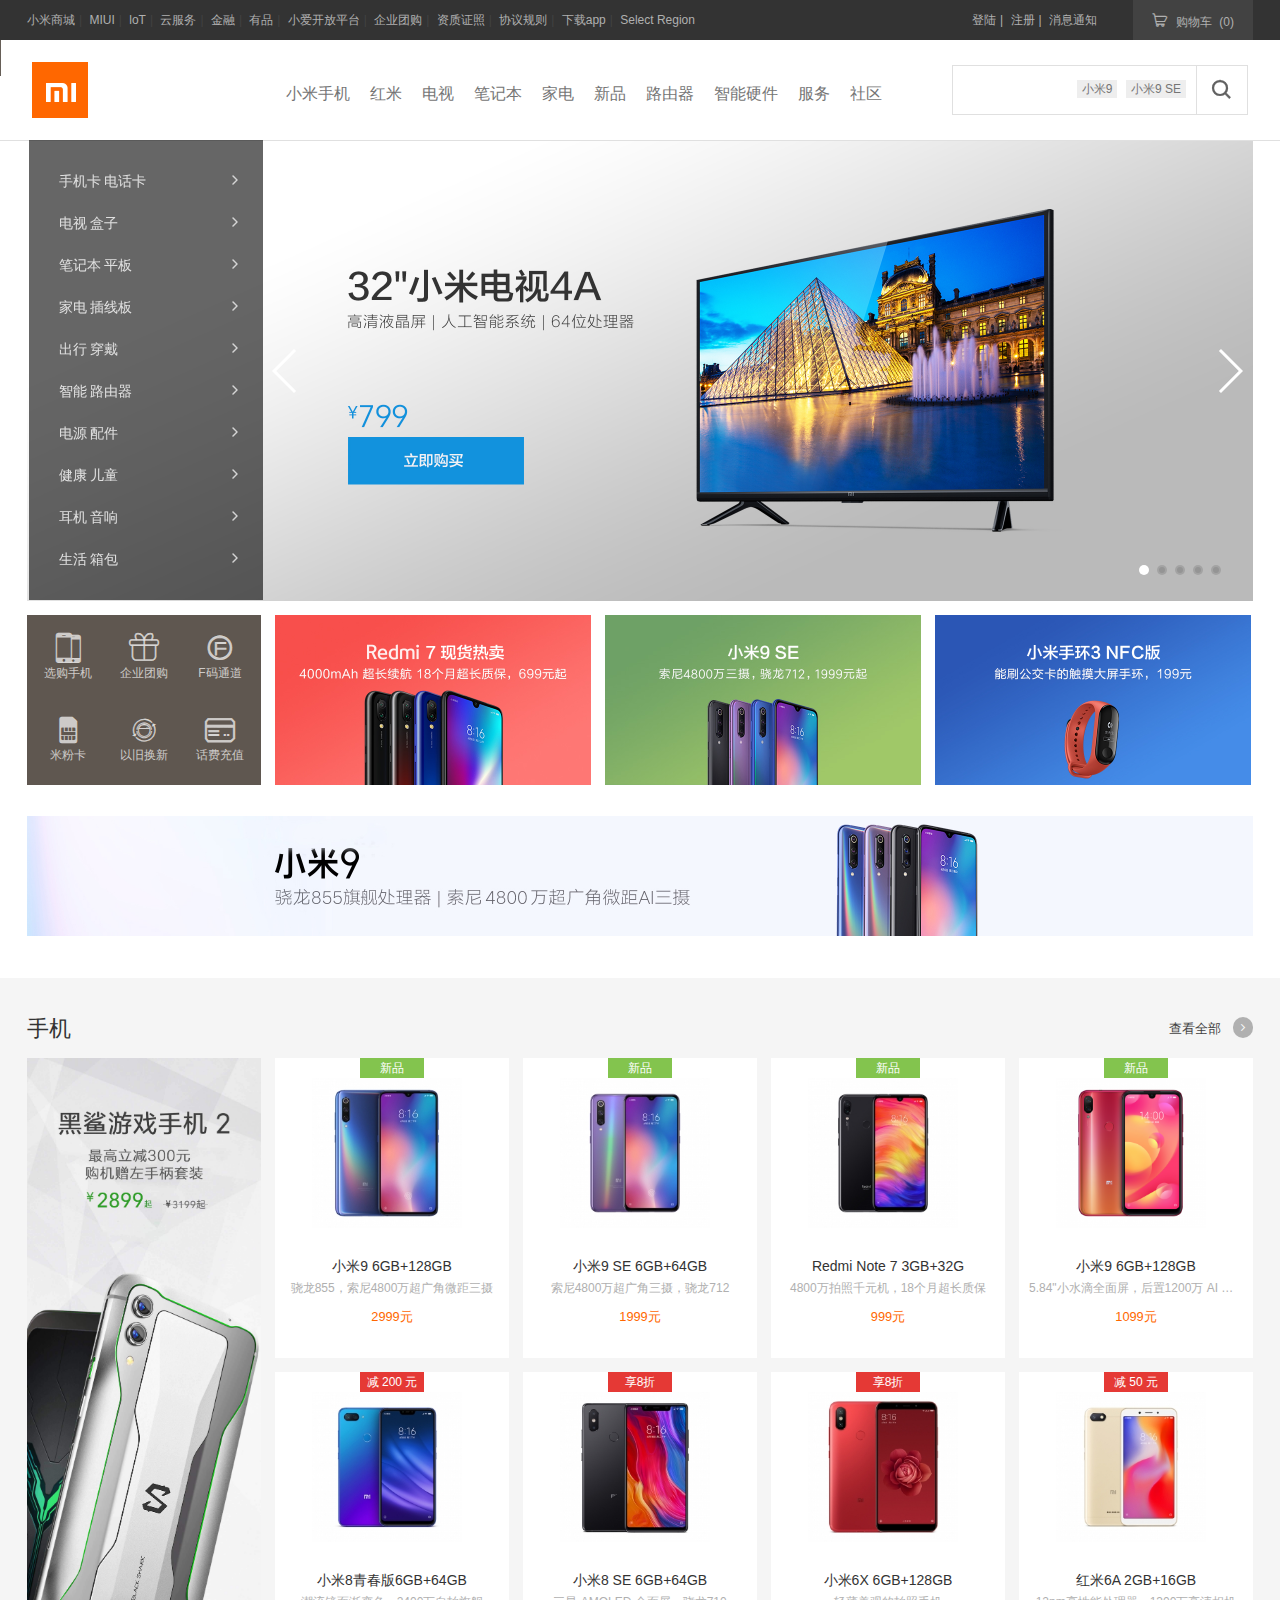
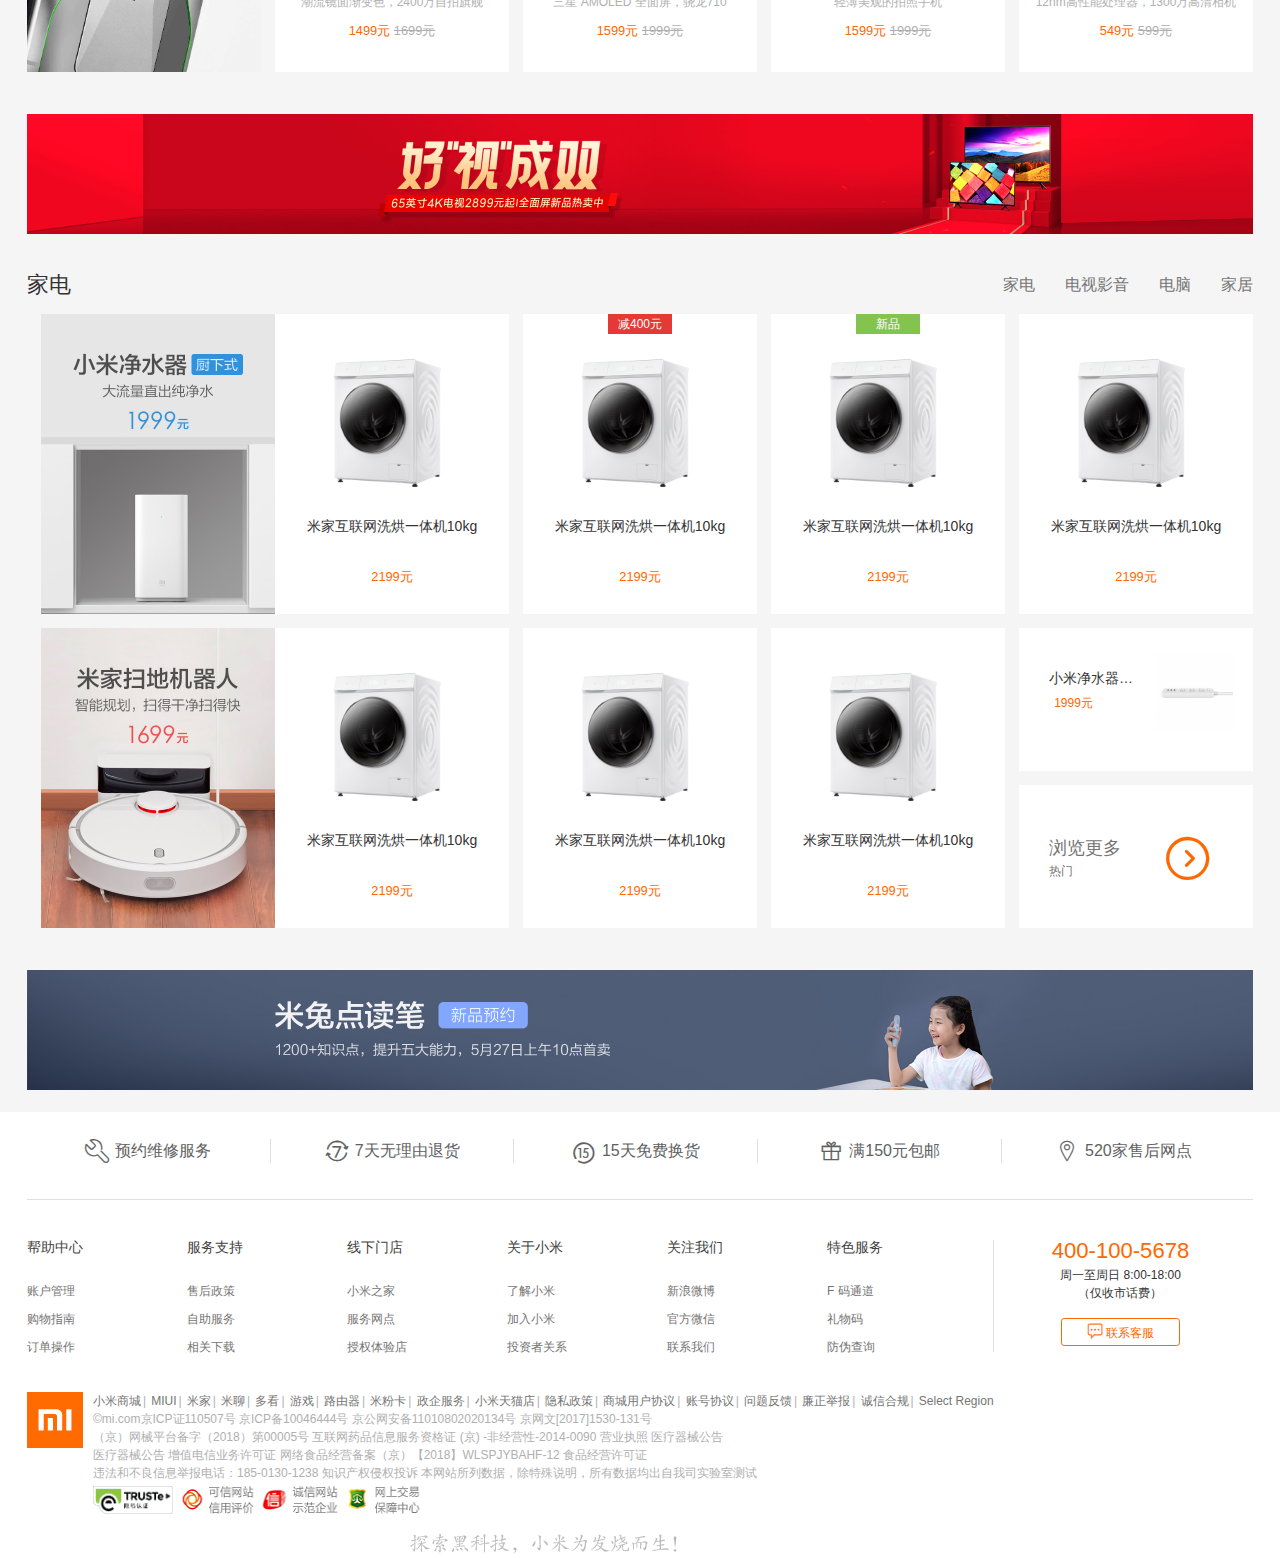
<file: public/index.html>
<!DOCTYPE html>
<html lang="en">

<head>
  <meta charset="UTF-8">
  <meta name="viewport" content="width=device-width, initial-scale=1.0">
  <meta http-equiv="X-UA-Compatible" content="ie=edge">
  <title>小米商城 - 小米9、小米MIX 3、红米Note 7，小米电视官方网站</title>
  <meta name="description"
    content="小米商城直营小米公司旗下所有产品，囊括小米手机系列小米9、小米MIX 3、小米Note 3，红米手机系列红米Note 7、红米6 Pro，智能硬件，配件及小米生活周边，同时提供小米客户服务及售后支持。" />
  <meta name="keywords" content="小米,小米9,小米Note3,红米Note7,小米MIX3,小米商城" />
  <link rel="icon" href="./images/favicon.ico" type="image/x-icon" />
  <link rel="stylesheet" href="./css/base.css">
  <link rel="stylesheet" href="./css/index.css">
  <link rel="stylesheet" href="./css/swiper.min.css">
</head>

<body>
  <div class="my_header" id="header"></div>
  <div class="home-hero-container container">
    <div class="home-hero">
      <!-- 主页大轮播 -->
      <div class="home-hero-slide swiper-container swiper-container1">

        <div class="swiper-wrapper">
          <div class="swiper-slide">
            <a href="javascript:;"><img src="./images/index/carousel/1.jpg" alt=""></a>
          </div>
          <div class="swiper-slide">
            <a href="javascript:;"><img src="./images/index/carousel/2.jpg" alt=""></a>
          </div>
          <div class="swiper-slide">
            <a href="javascript:;"><img src="./images/index/carousel/3.jpg" alt=""></a>
          </div>
          <div class="swiper-slide">
            <a href="javascript:;"><img src="./images/index/carousel/4.jpg" alt=""></a>
          </div>
          <div class="swiper-slide">
            <a href="javascript:;"><img src="./images/index/carousel/5.jpg" alt=""></a>
          </div>
        </div>
        <!-- 如果需要分页器 -->
        <div class="swiper-pagination"></div>

        <!-- 如果需要导航按钮 -->
        <div class="swiper-button-prev swiper-button-white"></div>
        <div class="swiper-button-next swiper-button-white"></div>
      </div>
      <div class="home-hero-sub container flex">
        <div class="sub-left clearfix">
          <ul class="home-channel-list flex clearfix">
            <li class="exposure"><a href="javascript:;"><i class="iconfont">&#xe604;</i>选购手机</a></li>
            <li class="exposure"><a href="javascript:;"><i class="iconfont">&#xe607;</i>企业团购</a></li>
            <li class="exposure"><a href="javascript:;"><i class="iconfont">&#xe605;</i>F码通道</a></li>
            <li class="exposure"><a href="javascript:;"><i class="iconfont">&#xe601;</i>米粉卡</a></li>
            <li class="exposure"><a href="javascript:;"><i class="iconfont">&#xe64b;</i>以旧换新</a></li>
            <li class="exposure"><a href="javascript:;"><i class="iconfont">&#xe610;</i>话费充值</a></li>
          </ul>
        </div>
        <div><a href="javascript:;"><img src="./images/index/sub-right/sub-right-1.jpg" alt=""></a></div>
        <div><a href="javascript:;"><img src="./images/index/sub-right/sub-right-2.jpg" alt=""></a></div>
        <div><a href="javascript:;"><img src="./images/index/sub-right/sub-right-3.jpg" alt=""></a></div>
      </div>
    </div>
    <div class="home-banner-box container">
      <a href="javascript:;"><img src="./images/index/xmad_15566150564326_nUZAQ.jpg" alt=""></a>
    </div>
  </div>
  <!-- 主体部分开始 -->
  <div class="home-main">
    <div class="container">
      <div id="phone" class="home-brick-box">
        <div class="box-hd flex">
          <h2 class="title">手机</h2>
          <div class="more">
            <a class="more-link" href="javascript:;">
              查看全部
              <i class="iconfont">&#xe612;</i>
            </a>

          </div>
        </div>
        <div class="box-bd flex clearfix">
          <div class="span-first ">
            <ul class="first clearfix">
              <li>
                <a href="javascript:;"><img src="./images/box-bd/shark.jpg" alt=""></a>
              </li>
            </ul>
          </div>
          <div class="span-last">
            <ul class="brick-list flex clearfix">
              <li class="brick-item">
                <div class="figure figure-img">
                  <a href="javascript:;"><img src="./images/box-bd/mi9.jpg" alt=""></a>
                </div>
                <h3 class="title"><a href="javascript:;">小米9 6GB+128GB</a></h3>
                <p class="desc">骁龙855，索尼4800万超广角微距三摄</p>
                <p class="price">
                  <span class="num">2999</span>元
                </p>
                <div class="flag flag-new">新品</div>
              </li>
              <li class="brick-item">
                <div class="figure figure-img">
                  <a href="javascript:;"><img src="./images/box-bd/mi9se.jpg" alt=""></a>
                </div>
                <h3 class="title"><a href="javascript:;">小米9 SE 6GB+64GB</a></h3>
                <p class="desc">索尼4800万超广角三摄，骁龙712</p>
                <p class="price">
                  <span class="num">1999</span>元
                </p>
                <div class="flag flag-new">新品</div>
              </li>
              <li class="brick-item">
                <div class="figure figure-img">
                  <a href="javascript:;"><img src="./images/box-bd/redmiNote7.jpg" alt=""></a>
                </div>
                <h3 class="title"><a href="javascript:;">Redmi Note 7 3GB+32G</a></h3>
                <p class="desc">4800万拍照千元机，18个月超长质保</p>
                <p class="price">
                  <span class="num">999</span>元
                </p>
                <div class="flag flag-new">新品</div>
              </li>
              <li class="brick-item">
                <div class="figure figure-img">
                  <a href="javascript:;"><img src="./images/box-bd/miplay.png" alt=""></a>
                </div>
                <h3 class="title"><a href="javascript:;">小米9 6GB+128GB</a></h3>
                <p class="desc">5.84"小水滴全面屏，后置1200万 AI 双摄</p>
                <p class="price">
                  <span class="num">1099</span>元
                </p>
                <div class="flag flag-new">新品</div>
              </li>
              <li class="brick-item">
                <div class="figure figure-img">
                  <a href="javascript:;"><img src="./images/box-bd/mi8qingchun.jpg" alt=""></a>
                </div>
                <h3 class="title"><a href="javascript:;">小米8青春版6GB+64GB</a></h3>
                <p class="desc">潮流镜面渐变色，2400万自拍旗舰</p>
                <p class="price">
                  <span class="num">1499</span>元
                  <del><span class="num">1699</span>元</del>
                </p>
                <div class="flag flag-saleoff">减 200 元
                </div>
              </li>
              <li class="brick-item">
                <div class="figure figure-img">
                  <a href="javascript:;"><img src="./images/box-bd/mi8se.jpg" alt=""></a>
                </div>
                <h3 class="title"><a href="javascript:;">小米8 SE 6GB+64GB</a></h3>
                <p class="desc">三星 AMOLED 全面屏，骁龙710</p>
                <p class="price">
                  <span class="num">1599</span>元
                  <del><span class="num">1999</span>元</del>
                </p>
                <div class="flag flag-saleoff">享8折</div>
              </li>
              <li class="brick-item">
                <div class="figure figure-img">
                  <a href="javascript:;"><img src="./images/box-bd/mi6x.jpg" alt=""></a>
                </div>
                <h3 class="title"><a href="javascript:;">小米6X 6GB+128GB</a></h3>
                <p class="desc">轻薄美观的拍照手机</p>
                <p class="price">
                  <span class="num">1599</span>元
                  <del><span class="num">1999</span>元</del>
                </p>
                <div class="flag flag-saleoff">享8折</div>
              </li>
              <li class="brick-item">
                <div class="figure figure-img">
                  <a href="javascript:;"><img src="./images/box-bd/mi6A.jpg" alt=""></a>
                </div>
                <h3 class="title"><a href="javascript:;">红米6A 2GB+16GB</a></h3>
                <p class="desc">12nm高性能处理器，1300万高清相机</p>
                <p class="price">
                  <span class="num">549</span>元
                  <del><span class="num">599</span>元</del>
                </p>
                <div class="flag flag-saleoff"> 减 50 元 </div>
              </li>
            </ul>
          </div>
        </div>
      </div>
      <div class="home-banner-box">
        <a href="javascript" target="_blanck">
          <img src="./images/index/xmad_15573897133137_JtYCB.jpg" alt="电视活动页">
        </a>
      </div>
      <div id="homeelec" class="home-brick-box">
        <div class="box-hd flex">
          <h2 class="title">家电</h2>
          <ul class="flex tab-list">
            <li><a href="javascript:;">家电</a></li>
            <li><a href="javascript:;">电视影音</a></li>
            <li><a href="javascript:;">电脑</a></li>
            <li><a href="javascript:;">家居</a></li>
          </ul>
        </div>
        <div class="box-bd flex clearfix">
          <div class="span-first ">
            <ul class="first-item clearfix flex">
              <li class="brick-item">
                <a href="javascript:;"><img src="./images/index/homeelec/xmad_15021710762698_QXnBu.jpg" alt=""></a>
              </li>
              <li class="brick-item">
                <a href="javascript:;"><img src="./images/index/homeelec/xmad_14967432043621_gmlxi.jpg" alt=""></a>
              </li>
            </ul>
          </div>
          <div class="span-last">
            <ul class="brick-list flex clearfix">
              <li class="brick-item">
                <div class="figure figure-img">
                  <a href="javascript:;"><img src="./images/index/homeelec/1/xmad_15512365381648_yZpKS.jpg" alt=""></a>
                </div>
                <h3 class="title"><a href="javascript:;">米家互联网洗烘一体机10kg</a></h3>
                <p class="desc"></p>
                <p class="price">
                  <span class="num">2199元</span>
                  <del><span class="num hide">599元</span></del>
                </p>
                <div class="flag flag-new hide">新品</div>
                <div class="review-wrapper">
                  <a href="javascript:;">
                    <span class="review">挺好的，洗的也干净，白色很简单，好看</span>
                    <span class="author">来自于 白羊董小姐 的评价</span>
                  </a>
                </div>
              </li>
              <li class="brick-item">
                <div class="figure figure-img">
                  <a href="javascript:;"><img src="./images/index/homeelec/1/xmad_15512365381648_yZpKS.jpg" alt=""></a>
                </div>
                <h3 class="title"><a href="javascript:;">米家互联网洗烘一体机10kg</a></h3>
                <p class="desc"></p>
                <p class="price">
                  <span class="num">2199元</span>
                  <del><span class="num hide">599元</span></del>
                </p>
                <div class="flag flag-saleoff">减400元</div>
                <div class="review-wrapper">
                  <a href="javascript:;">
                    <span class="review">挺好的，洗的也干净，白色很简单，好看</span>
                    <span class="author">来自于 白羊董小姐 的评价</span>
                  </a>
                </div>
              </li>
              <li class="brick-item">
                <div class="figure figure-img">
                  <a href="javascript:;"><img src="./images/index/homeelec/1/xmad_15512365381648_yZpKS.jpg" alt=""></a>
                </div>
                <h3 class="title"><a href="javascript:;">米家互联网洗烘一体机10kg</a></h3>
                <p class="desc"></p>
                <p class="price">
                  <span class="num">2199元</span>
                  <del><span class="num hide">599元</span></del>
                </p>
                <div class="flag flag-new">新品</div>
                <div class="review-wrapper">
                  <a href="javascript:;">
                    <span class="review">挺好的，洗的也干净，白色很简单，好看</span>
                    <span class="author">来自于 白羊董小姐 的评价</span>
                  </a>
                </div>
              </li>
              <li class="brick-item">
                <div class="figure figure-img">
                  <a href="javascript:;"><img src="./images/index/homeelec/1/xmad_15512365381648_yZpKS.jpg" alt=""></a>
                </div>
                <h3 class="title"><a href="javascript:;">米家互联网洗烘一体机10kg</a></h3>
                <p class="desc"></p>
                <p class="price">
                  <span class="num">2199元</span>
                  <del><span class="num hide">599元</span></del>
                </p>
                <div class="flag flag-new hide">新品</div>
                <div class="review-wrapper">
                  <a href="javascript:;">
                    <span class="review">挺好的，洗的也干净，白色很简单，好看</span>
                    <span class="author">来自于 白羊董小姐 的评价</span>
                  </a>
                </div>
              </li>
              <li class="brick-item">
                <div class="figure figure-img">
                  <a href="javascript:;"><img src="./images/index/homeelec/1/xmad_15512365381648_yZpKS.jpg" alt=""></a>
                </div>
                <h3 class="title"><a href="javascript:;">米家互联网洗烘一体机10kg</a></h3>
                <p class="desc"></p>
                <p class="price">
                  <span class="num">2199元</span>
                  <del><span class="num hide">599元</span></del>
                </p>
                <div class="flag flag-new hide">新品</div>
                <div class="review-wrapper">
                  <a href="javascript:;">
                    <span class="review">挺好的，洗的也干净，白色很简单，好看</span>
                    <span class="author">来自于 白羊董小姐 的评价</span>
                  </a>
                </div>
              </li>
              <li class="brick-item">
                <div class="figure figure-img">
                  <a href="javascript:;"><img src="./images/index/homeelec/1/xmad_15512365381648_yZpKS.jpg" alt=""></a>
                </div>
                <h3 class="title"><a href="javascript:;">米家互联网洗烘一体机10kg</a></h3>
                <p class="desc"></p>
                <p class="price">
                  <span class="num">2199元</span>
                  <del><span class="num hide">599元</span></del>
                </p>
                <div class="flag flag-new hide">新品</div>
                <div class="review-wrapper">
                  <a href="javascript:;">
                    <span class="review">挺好的，洗的也干净，白色很简单，好看</span>
                    <span class="author">来自于 白羊董小姐 的评价</span>
                  </a>
                </div>
              </li>
              <li class="brick-item">
                <div class="figure figure-img">
                  <a href="javascript:;"><img src="./images/index/homeelec/1/xmad_15512365381648_yZpKS.jpg" alt=""></a>
                </div>
                <h3 class="title"><a href="javascript:;">米家互联网洗烘一体机10kg</a></h3>
                <p class="desc"></p>
                <p class="price">
                  <span class="num">2199元</span>
                  <del><span class="num hide">599元</span></del>
                </p>
                <div class="flag flag-new hide">新品</div>
                <div class="review-wrapper">
                  <a href="javascript:;">
                    <span class="review">挺好的，洗的也干净，白色很简单，好看</span>
                    <span class="author">来自于 白羊董小姐 的评价</span>
                  </a>
                </div>
              </li>
              <li>
                <ul>
                  <li class="brick-item brick-item-s">
                    <div class="figure figure-img">
                      <a href="javascript:;">
                        <img src="./images/index/homeelec/1/pms_1528698828.42759625!220x220.jpg" alt=""></a>
                    </div>
                    <h3 class="title"><a href="javascript:;">小米净水器（厨下式）</a></h3>
                    <p class="price">
                      <span class="num">1999元</span>
                    </p>
                  </li>
                  <li class="brick-item brick-item-s">
                    <div class="figure figure-more">
                      <a class="more" href="javascript:;">
                        <i class="iconfont">&#xe6d8;</i></a>
                    </div>
                    <a class="more" href="javascript:;">浏览更多
                      <span class="small">热门</span>
                    </a>
                  </li>
                </ul>
              </li>
            </ul>
          </div>
        </div>
      </div>
      <div class="home-banner-box">
        <a href="javascript" target="_blanck">
          <img src="./images/index/xmad_15585770579544_dTDzR.jpg" alt="">
        </a>
      </div>
    </div>
  </div>
  <!-- 主体部分结束 -->
  <!-- 底部栏 -->
  <div id="footer"></div>

  <script src="./js/jquery-1.11.3.js"></script>
  <script src="./js/inerst_header_footer.js"></script>
  <script src="./js/index.js"></script>
  <script src="./js/swiper.min.js"></script>
</body>

</html>
</file>
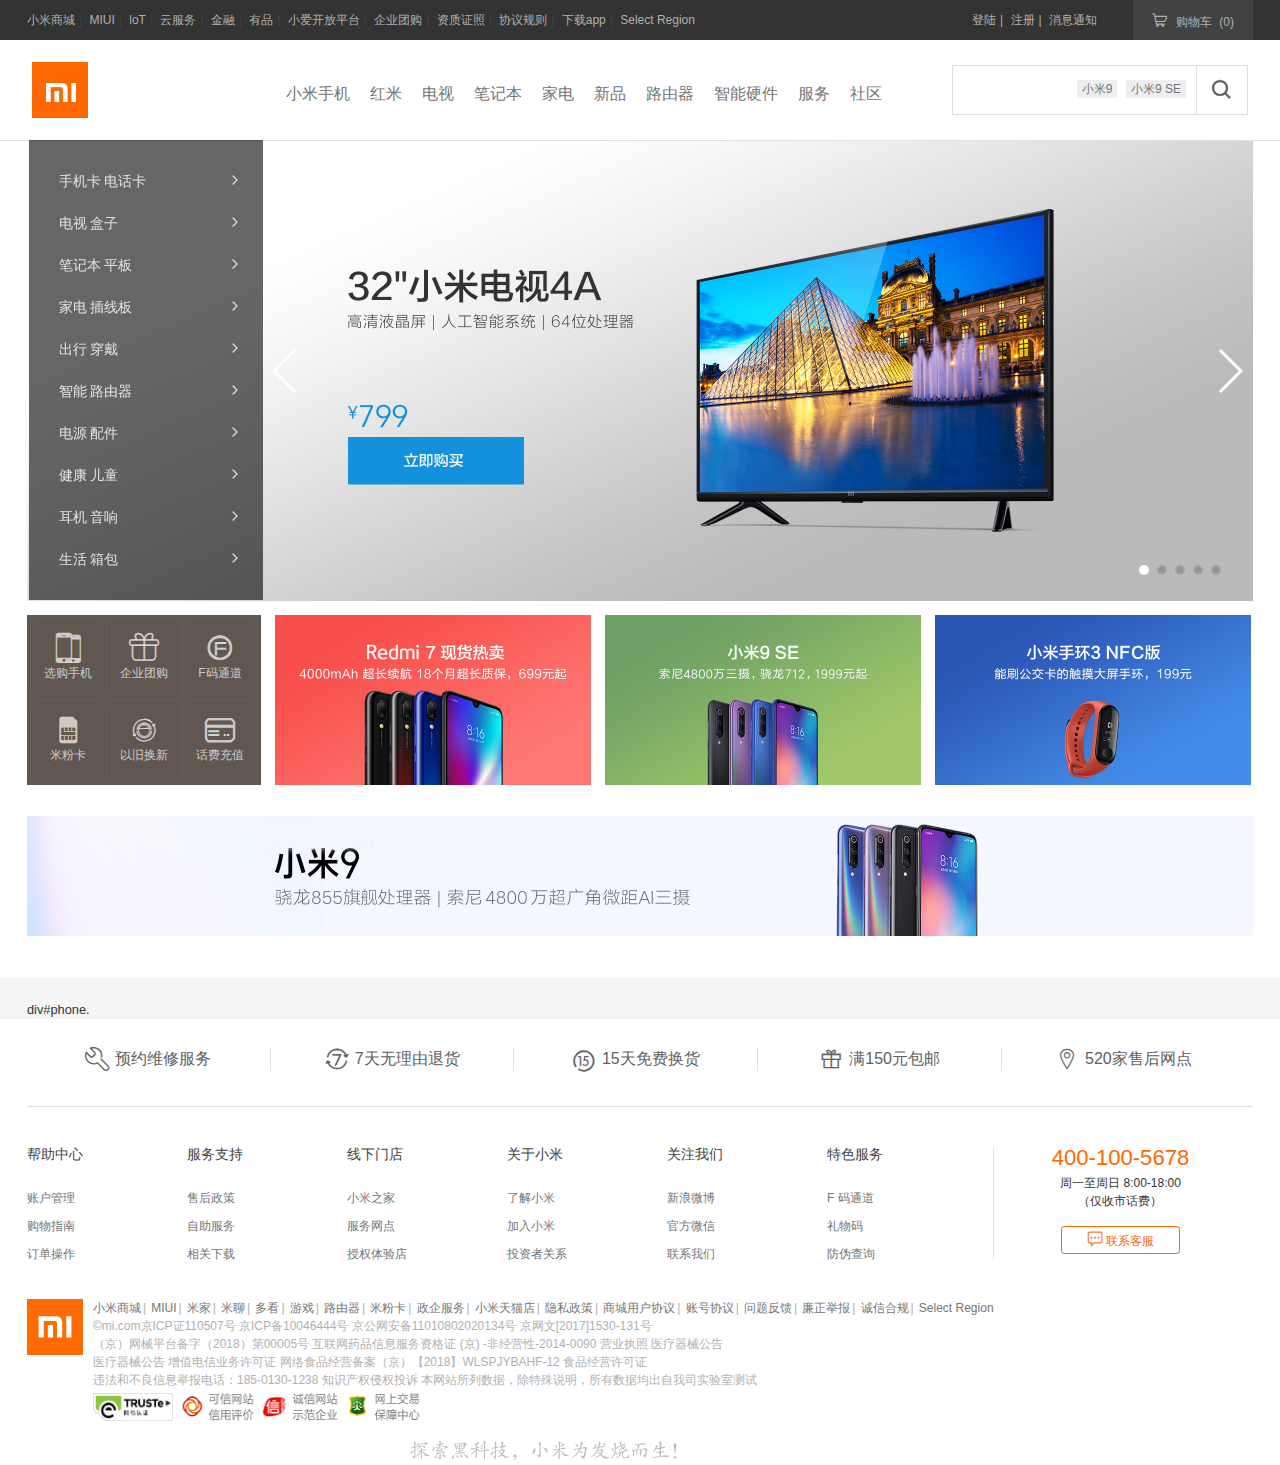
<file: xiaomi-app/public/index.html>
<!DOCTYPE html>
<html lang="en">

<head>
    <meta charset="UTF-8">
    <meta name="viewport" content="width=device-width, initial-scale=1.0">
    <meta http-equiv="X-UA-Compatible" content="ie=edge">
    <title>小米商城 - 小米9、小米MIX 3、红米Note 7，小米电视官方网站</title>
    <meta name="description"
        content="小米商城直营小米公司旗下所有产品，囊括小米手机系列小米9、小米MIX 3、小米Note 3，红米手机系列红米Note 7、红米6 Pro，智能硬件，配件及小米生活周边，同时提供小米客户服务及售后支持。" />
    <meta name="keywords" content="小米,小米9,小米Note3,红米Note7,小米MIX3,小米商城" />
    <link rel="icon" href="./images/favicon.ico" type="image/x-icon" />
    <link rel="stylesheet" href="./css/base.css">
    <link rel="stylesheet" href="./css/index.css">
    <link rel="stylesheet" href="./css/swiper.min.css">
</head>

<body>
    <div class="my_header" id="header"></div>
    <div class="home-hero-container container">
        <div class="home-hero">
            <!-- 主页大轮播 -->
            <div class="home-hero-slide swiper-container swiper-container1">

                <div class="swiper-wrapper">
                    <div class="swiper-slide">
                        <a href="javascript:;"><img src="./images/index/carousel/1.jpg" alt=""></a>
                    </div>
                    <div class="swiper-slide">
                        <a href="javascript:;"><img src="./images/index/carousel/2.jpg" alt=""></a>
                    </div>
                    <div class="swiper-slide">
                        <a href="javascript:;"><img src="./images/index/carousel/3.jpg" alt=""></a>
                    </div>
                    <div class="swiper-slide">
                        <a href="javascript:;"><img src="./images/index/carousel/4.jpg" alt=""></a>
                    </div>
                    <div class="swiper-slide">
                        <a href="javascript:;"><img src="./images/index/carousel/5.jpg" alt=""></a>
                    </div>
                </div>
                <!-- 如果需要分页器 -->
                <div class="swiper-pagination"></div>

                <!-- 如果需要导航按钮 -->
                <div class="swiper-button-prev swiper-button-white"></div>
                <div class="swiper-button-next swiper-button-white"></div>
            </div>
            <div class="home-hero-sub container flex">
                <div class="sub-left clearfix">
                    <ul class="home-channel-list flex clearfix">
                        <li class="exposure"><a href="javascript:;"><i class="iconfont">&#xe604;</i>选购手机</a></li>
                        <li class="exposure"><a href="javascript:;"><i class="iconfont">&#xe607;</i>企业团购</a></li>
                        <li class="exposure"><a href="javascript:;"><i class="iconfont">&#xe605;</i>F码通道</a></li>
                        <li class="exposure"><a href="javascript:;"><i class="iconfont">&#xe601;</i>米粉卡</a></li>
                        <li class="exposure"><a href="javascript:;"><i class="iconfont">&#xe64b;</i>以旧换新</a></li>
                        <li class="exposure"><a href="javascript:;"><i class="iconfont">&#xe610;</i>话费充值</a></li>
                    </ul>
                </div>
                <div><a href="javascript:;"><img src="./images/index/sub-right/sub-right-1.jpg" alt=""></a></div>
                <div><a href="javascript:;"><img src="./images/index/sub-right/sub-right-2.jpg" alt=""></a></div>
                <div><a href="javascript:;"><img src="./images/index/sub-right/sub-right-3.jpg" alt=""></a></div>
            </div>
        </div>
        <div class="home-banner-box container">
            <a href="javascript:;"><img src="./images/index/xmad_15566150564326_nUZAQ.jpg" alt=""></a>
        </div>
    </div>
    <!-- 主体部分开始 -->
    <div class="home-main">
        <div class="container">
            div#phone.
        </div>
    </div>
    <!-- 主体部分结束 -->
    <!-- 底部栏 -->
    <div id="footer"></div>

    <script src="./js/jquery-1.11.3.js"></script>
    <script src="./js/inerst_header_footer.js"></script>
    <script src="./js/index.js"></script>
    <script src="./js/swiper.min.js"></script>
</body>

</html>
</file>
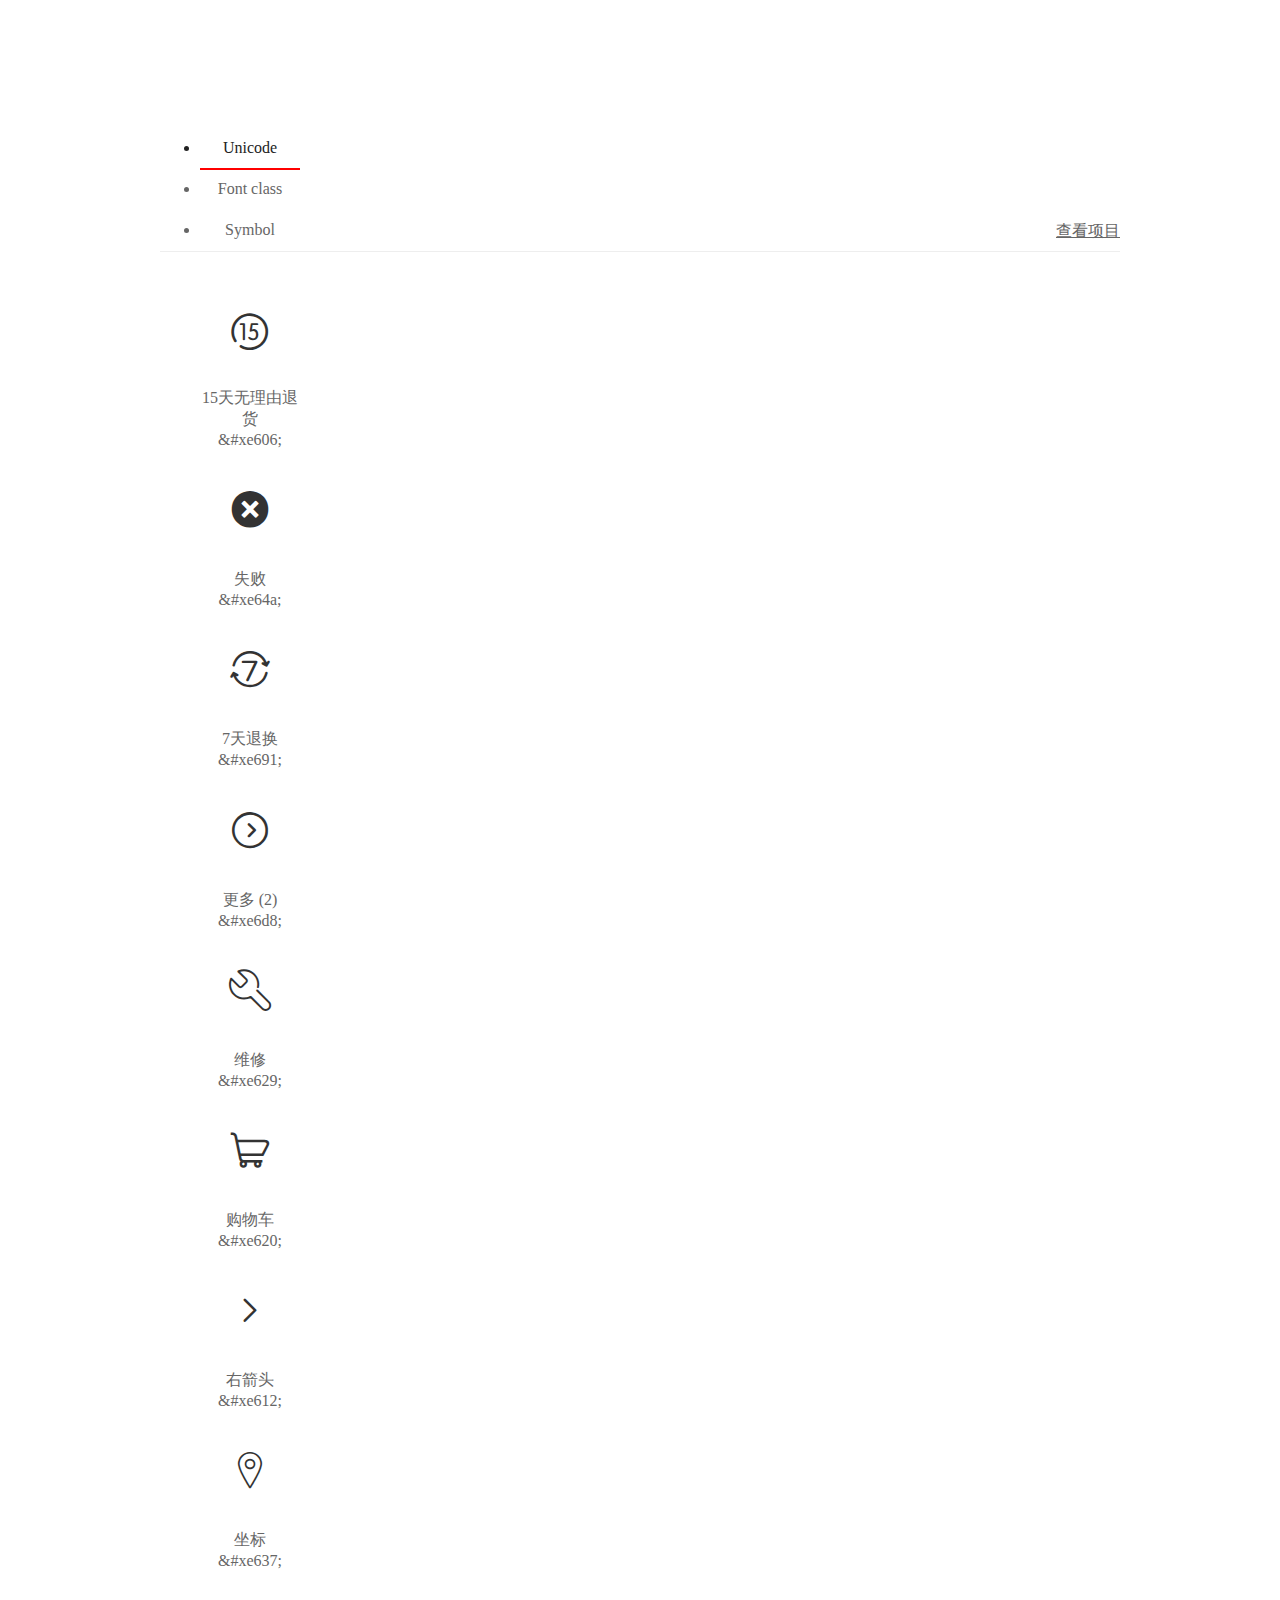
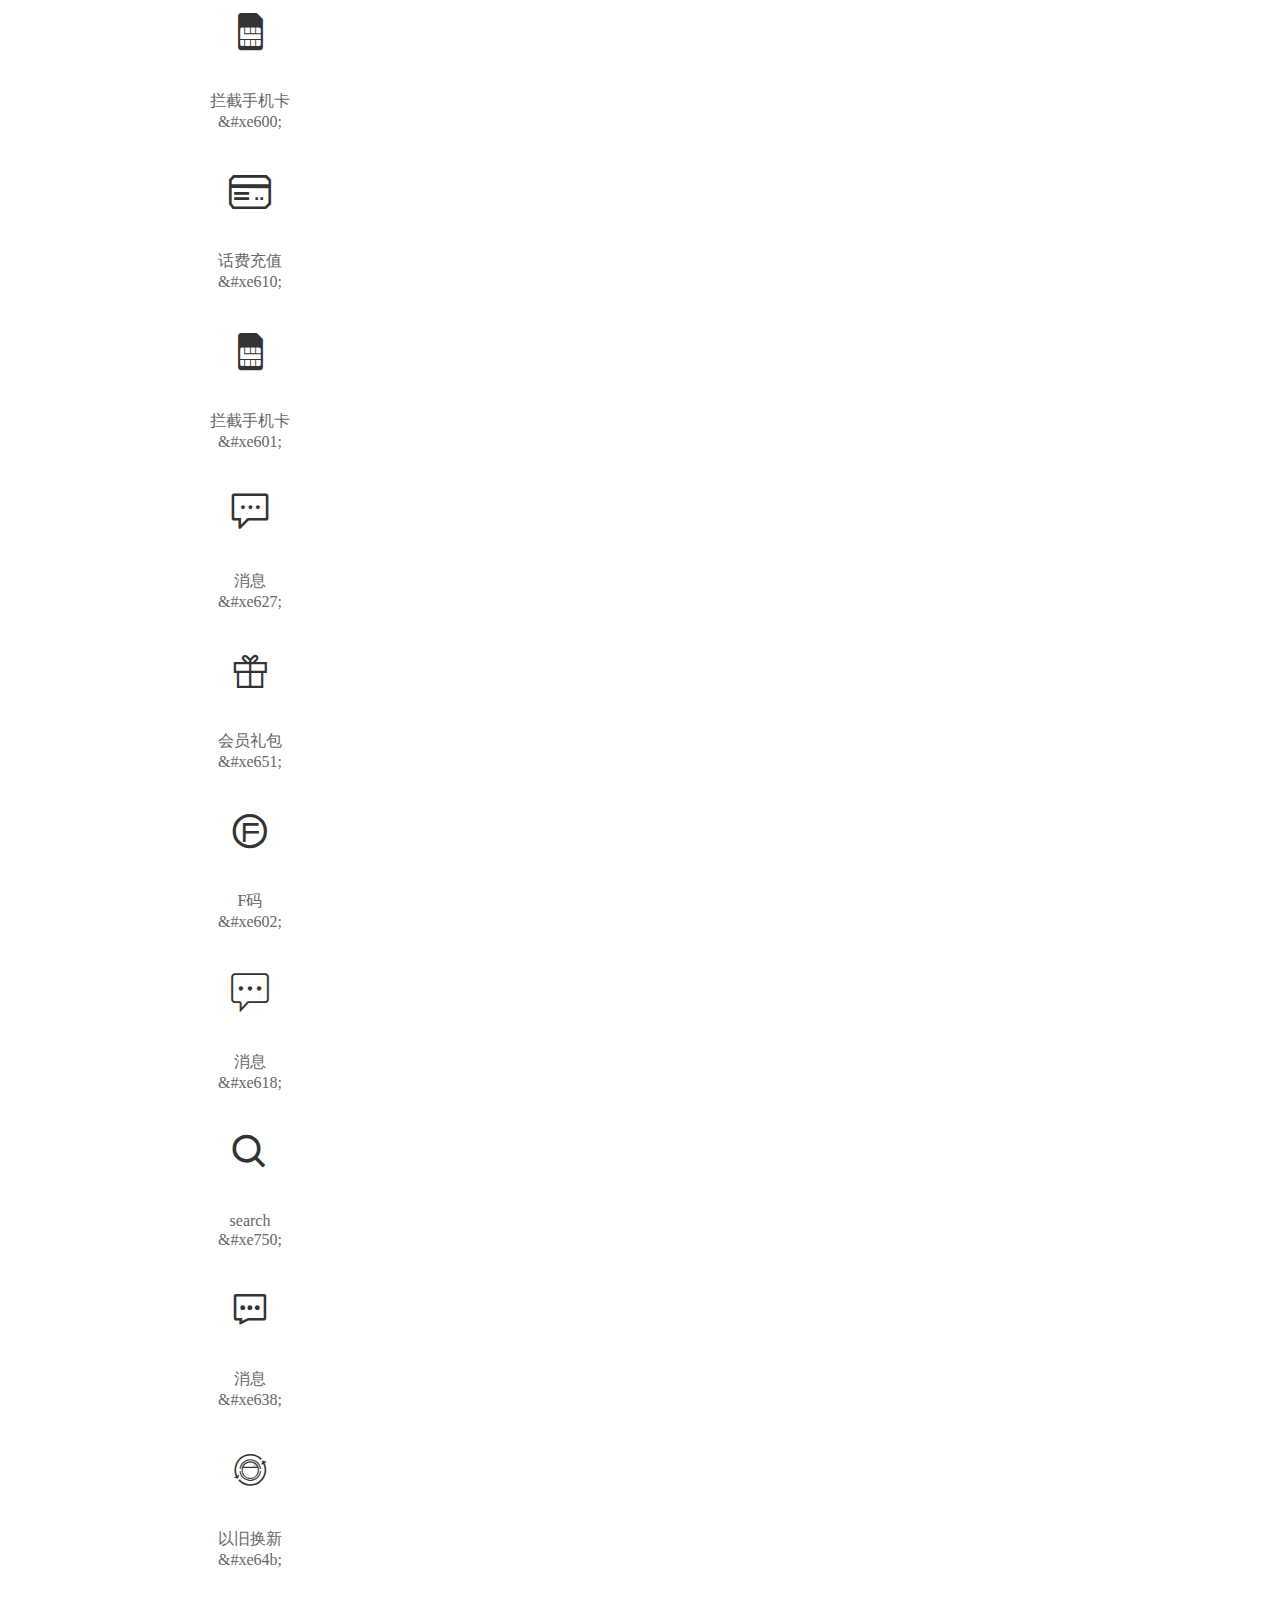
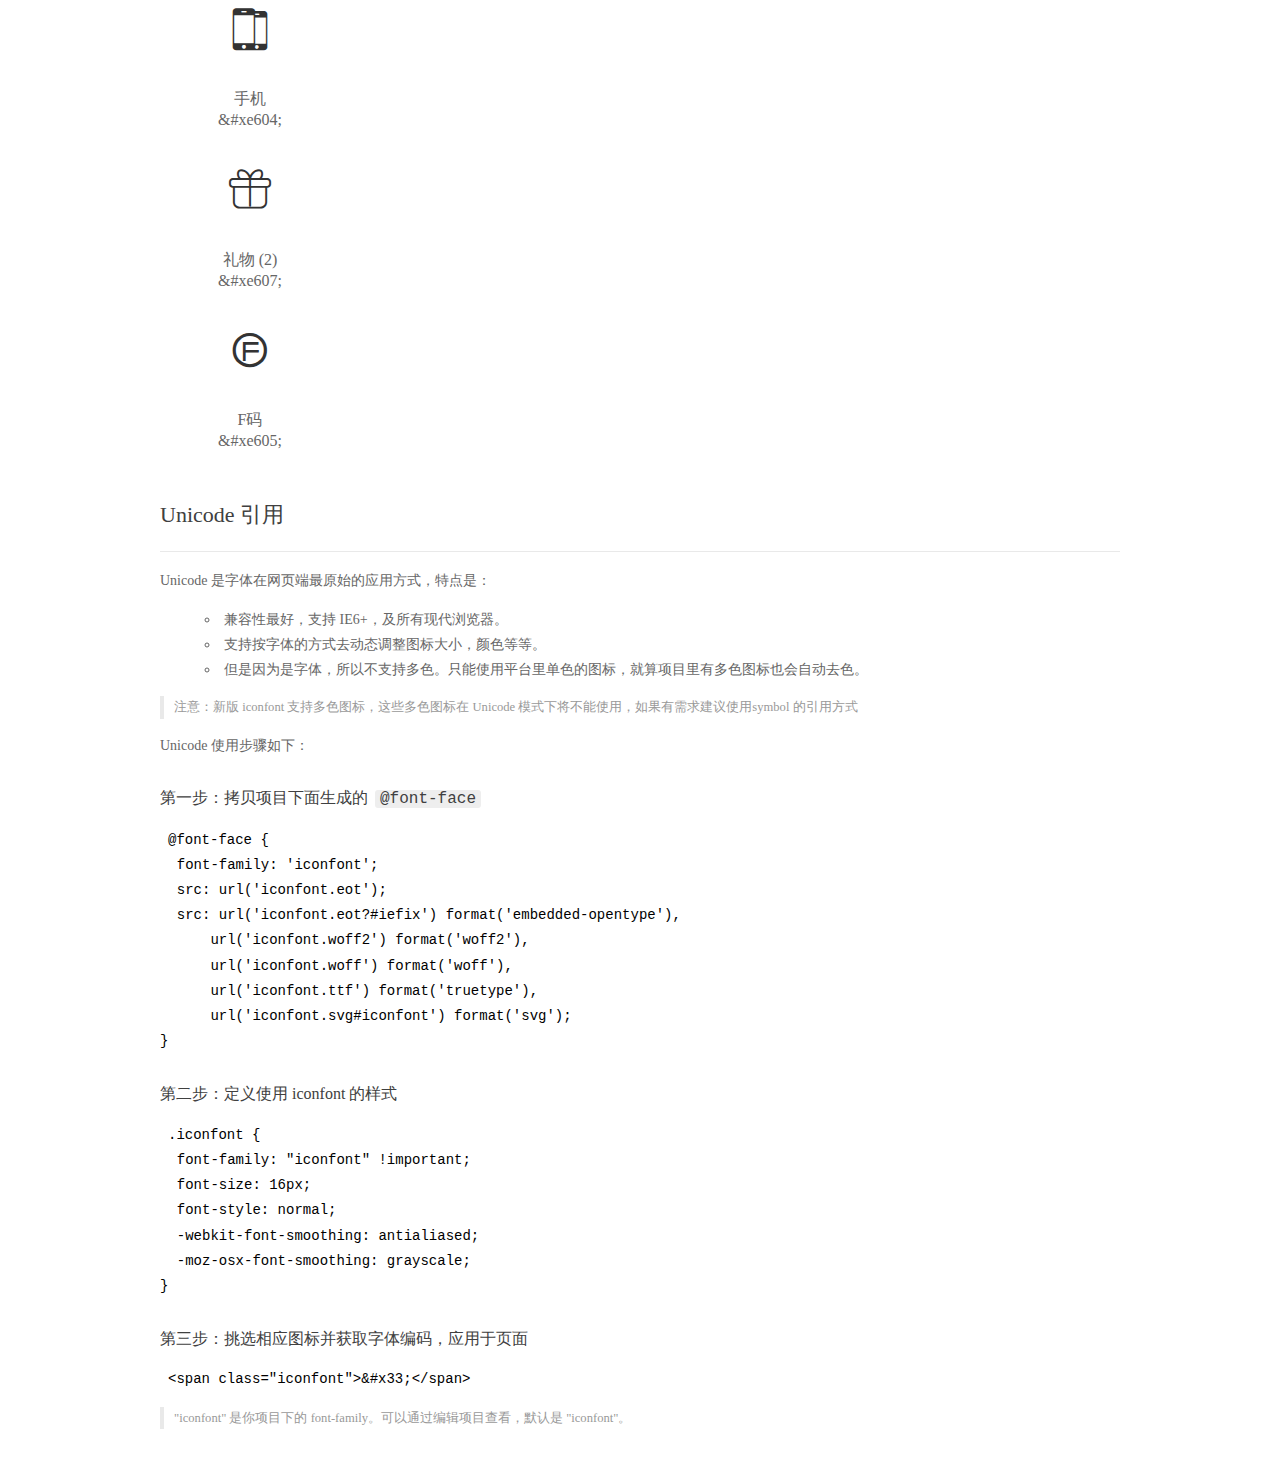
<file: public/css/fonts/demo_index.html>
<!DOCTYPE html>
<html>
<head>
  <meta charset="utf-8"/>
  <title>IconFont Demo</title>
  <link rel="shortcut icon" href="https://gtms04.alicdn.com/tps/i4/TB1_oz6GVXXXXaFXpXXJDFnIXXX-64-64.ico" type="image/x-icon"/>
  <link rel="stylesheet" href="https://g.alicdn.com/thx/cube/1.3.2/cube.min.css">
  <link rel="stylesheet" href="demo.css">
  <link rel="stylesheet" href="iconfont.css">
  <script src="iconfont.js"></script>
  <!-- jQuery -->
  <script src="https://a1.alicdn.com/oss/uploads/2018/12/26/7bfddb60-08e8-11e9-9b04-53e73bb6408b.js"></script>
  <!-- 代码高亮 -->
  <script src="https://a1.alicdn.com/oss/uploads/2018/12/26/a3f714d0-08e6-11e9-8a15-ebf944d7534c.js"></script>
</head>
<body>
  <div class="main">
    <h1 class="logo"><a href="https://www.iconfont.cn/" title="iconfont 首页" target="_blank">&#xe86b;</a></h1>
    <div class="nav-tabs">
      <ul id="tabs" class="dib-box">
        <li class="dib active"><span>Unicode</span></li>
        <li class="dib"><span>Font class</span></li>
        <li class="dib"><span>Symbol</span></li>
      </ul>
      
      <a href="https://www.iconfont.cn/manage/index?manage_type=myprojects&projectId=1185835" target="_blank" class="nav-more">查看项目</a>
      
    </div>
    <div class="tab-container">
      <div class="content unicode" style="display: block;">
          <ul class="icon_lists dib-box">
          
            <li class="dib">
              <span class="icon iconfont">&#xe606;</span>
                <div class="name">15天无理由退货</div>
                <div class="code-name">&amp;#xe606;</div>
              </li>
          
            <li class="dib">
              <span class="icon iconfont">&#xe64a;</span>
                <div class="name">失败</div>
                <div class="code-name">&amp;#xe64a;</div>
              </li>
          
            <li class="dib">
              <span class="icon iconfont">&#xe691;</span>
                <div class="name">7天退换</div>
                <div class="code-name">&amp;#xe691;</div>
              </li>
          
            <li class="dib">
              <span class="icon iconfont">&#xe6d8;</span>
                <div class="name">更多 (2)</div>
                <div class="code-name">&amp;#xe6d8;</div>
              </li>
          
            <li class="dib">
              <span class="icon iconfont">&#xe629;</span>
                <div class="name">维修</div>
                <div class="code-name">&amp;#xe629;</div>
              </li>
          
            <li class="dib">
              <span class="icon iconfont">&#xe620;</span>
                <div class="name">购物车</div>
                <div class="code-name">&amp;#xe620;</div>
              </li>
          
            <li class="dib">
              <span class="icon iconfont">&#xe612;</span>
                <div class="name">右箭头</div>
                <div class="code-name">&amp;#xe612;</div>
              </li>
          
            <li class="dib">
              <span class="icon iconfont">&#xe637;</span>
                <div class="name">坐标</div>
                <div class="code-name">&amp;#xe637;</div>
              </li>
          
            <li class="dib">
              <span class="icon iconfont">&#xe600;</span>
                <div class="name">拦截手机卡</div>
                <div class="code-name">&amp;#xe600;</div>
              </li>
          
            <li class="dib">
              <span class="icon iconfont">&#xe610;</span>
                <div class="name">话费充值</div>
                <div class="code-name">&amp;#xe610;</div>
              </li>
          
            <li class="dib">
              <span class="icon iconfont">&#xe601;</span>
                <div class="name">拦截手机卡</div>
                <div class="code-name">&amp;#xe601;</div>
              </li>
          
            <li class="dib">
              <span class="icon iconfont">&#xe627;</span>
                <div class="name">消息</div>
                <div class="code-name">&amp;#xe627;</div>
              </li>
          
            <li class="dib">
              <span class="icon iconfont">&#xe651;</span>
                <div class="name">会员礼包</div>
                <div class="code-name">&amp;#xe651;</div>
              </li>
          
            <li class="dib">
              <span class="icon iconfont">&#xe602;</span>
                <div class="name">F码</div>
                <div class="code-name">&amp;#xe602;</div>
              </li>
          
            <li class="dib">
              <span class="icon iconfont">&#xe618;</span>
                <div class="name">消息</div>
                <div class="code-name">&amp;#xe618;</div>
              </li>
          
            <li class="dib">
              <span class="icon iconfont">&#xe750;</span>
                <div class="name">search</div>
                <div class="code-name">&amp;#xe750;</div>
              </li>
          
            <li class="dib">
              <span class="icon iconfont">&#xe638;</span>
                <div class="name">消息</div>
                <div class="code-name">&amp;#xe638;</div>
              </li>
          
            <li class="dib">
              <span class="icon iconfont">&#xe64b;</span>
                <div class="name">以旧换新</div>
                <div class="code-name">&amp;#xe64b;</div>
              </li>
          
            <li class="dib">
              <span class="icon iconfont">&#xe604;</span>
                <div class="name">手机</div>
                <div class="code-name">&amp;#xe604;</div>
              </li>
          
            <li class="dib">
              <span class="icon iconfont">&#xe607;</span>
                <div class="name">礼物 (2)</div>
                <div class="code-name">&amp;#xe607;</div>
              </li>
          
            <li class="dib">
              <span class="icon iconfont">&#xe605;</span>
                <div class="name">F码</div>
                <div class="code-name">&amp;#xe605;</div>
              </li>
          
          </ul>
          <div class="article markdown">
          <h2 id="unicode-">Unicode 引用</h2>
          <hr>

          <p>Unicode 是字体在网页端最原始的应用方式，特点是：</p>
          <ul>
            <li>兼容性最好，支持 IE6+，及所有现代浏览器。</li>
            <li>支持按字体的方式去动态调整图标大小，颜色等等。</li>
            <li>但是因为是字体，所以不支持多色。只能使用平台里单色的图标，就算项目里有多色图标也会自动去色。</li>
          </ul>
          <blockquote>
            <p>注意：新版 iconfont 支持多色图标，这些多色图标在 Unicode 模式下将不能使用，如果有需求建议使用symbol 的引用方式</p>
          </blockquote>
          <p>Unicode 使用步骤如下：</p>
          <h3 id="-font-face">第一步：拷贝项目下面生成的 <code>@font-face</code></h3>
<pre><code class="language-css"
>@font-face {
  font-family: 'iconfont';
  src: url('iconfont.eot');
  src: url('iconfont.eot?#iefix') format('embedded-opentype'),
      url('iconfont.woff2') format('woff2'),
      url('iconfont.woff') format('woff'),
      url('iconfont.ttf') format('truetype'),
      url('iconfont.svg#iconfont') format('svg');
}
</code></pre>
          <h3 id="-iconfont-">第二步：定义使用 iconfont 的样式</h3>
<pre><code class="language-css"
>.iconfont {
  font-family: "iconfont" !important;
  font-size: 16px;
  font-style: normal;
  -webkit-font-smoothing: antialiased;
  -moz-osx-font-smoothing: grayscale;
}
</code></pre>
          <h3 id="-">第三步：挑选相应图标并获取字体编码，应用于页面</h3>
<pre>
<code class="language-html"
>&lt;span class="iconfont"&gt;&amp;#x33;&lt;/span&gt;
</code></pre>
          <blockquote>
            <p>"iconfont" 是你项目下的 font-family。可以通过编辑项目查看，默认是 "iconfont"。</p>
          </blockquote>
          </div>
      </div>
      <div class="content font-class">
        <ul class="icon_lists dib-box">
          
          <li class="dib">
            <span class="icon iconfont icon-15tianwuliyoutuihuo"></span>
            <div class="name">
              15天无理由退货
            </div>
            <div class="code-name">.icon-15tianwuliyoutuihuo
            </div>
          </li>
          
          <li class="dib">
            <span class="icon iconfont icon-71shibai"></span>
            <div class="name">
              失败
            </div>
            <div class="code-name">.icon-71shibai
            </div>
          </li>
          
          <li class="dib">
            <span class="icon iconfont icon-7tiantuihuan"></span>
            <div class="name">
              7天退换
            </div>
            <div class="code-name">.icon-7tiantuihuan
            </div>
          </li>
          
          <li class="dib">
            <span class="icon iconfont icon-gengduo2"></span>
            <div class="name">
              更多 (2)
            </div>
            <div class="code-name">.icon-gengduo2
            </div>
          </li>
          
          <li class="dib">
            <span class="icon iconfont icon-buoumaotubiao46"></span>
            <div class="name">
              维修
            </div>
            <div class="code-name">.icon-buoumaotubiao46
            </div>
          </li>
          
          <li class="dib">
            <span class="icon iconfont icon-gouwuche1"></span>
            <div class="name">
              购物车
            </div>
            <div class="code-name">.icon-gouwuche1
            </div>
          </li>
          
          <li class="dib">
            <span class="icon iconfont icon-youjiantou"></span>
            <div class="name">
              右箭头
            </div>
            <div class="code-name">.icon-youjiantou
            </div>
          </li>
          
          <li class="dib">
            <span class="icon iconfont icon-zuobiao"></span>
            <div class="name">
              坐标
            </div>
            <div class="code-name">.icon-zuobiao
            </div>
          </li>
          
          <li class="dib">
            <span class="icon iconfont icon-shoujiqia"></span>
            <div class="name">
              拦截手机卡
            </div>
            <div class="code-name">.icon-shoujiqia
            </div>
          </li>
          
          <li class="dib">
            <span class="icon iconfont icon-huafeichongzhi"></span>
            <div class="name">
              话费充值
            </div>
            <div class="code-name">.icon-huafeichongzhi
            </div>
          </li>
          
          <li class="dib">
            <span class="icon iconfont icon-shoujiqia1"></span>
            <div class="name">
              拦截手机卡
            </div>
            <div class="code-name">.icon-shoujiqia1
            </div>
          </li>
          
          <li class="dib">
            <span class="icon iconfont icon-xiaoxi1"></span>
            <div class="name">
              消息
            </div>
            <div class="code-name">.icon-xiaoxi1
            </div>
          </li>
          
          <li class="dib">
            <span class="icon iconfont icon-huiyuanlibao"></span>
            <div class="name">
              会员礼包
            </div>
            <div class="code-name">.icon-huiyuanlibao
            </div>
          </li>
          
          <li class="dib">
            <span class="icon iconfont icon-Fma"></span>
            <div class="name">
              F码
            </div>
            <div class="code-name">.icon-Fma
            </div>
          </li>
          
          <li class="dib">
            <span class="icon iconfont icon-xiaoxi"></span>
            <div class="name">
              消息
            </div>
            <div class="code-name">.icon-xiaoxi
            </div>
          </li>
          
          <li class="dib">
            <span class="icon iconfont icon-search"></span>
            <div class="name">
              search
            </div>
            <div class="code-name">.icon-search
            </div>
          </li>
          
          <li class="dib">
            <span class="icon iconfont icon-xiaoxi2"></span>
            <div class="name">
              消息
            </div>
            <div class="code-name">.icon-xiaoxi2
            </div>
          </li>
          
          <li class="dib">
            <span class="icon iconfont icon-yijiuhuanxin1"></span>
            <div class="name">
              以旧换新
            </div>
            <div class="code-name">.icon-yijiuhuanxin1
            </div>
          </li>
          
          <li class="dib">
            <span class="icon iconfont icon-shouji"></span>
            <div class="name">
              手机
            </div>
            <div class="code-name">.icon-shouji
            </div>
          </li>
          
          <li class="dib">
            <span class="icon iconfont icon-liwu"></span>
            <div class="name">
              礼物 (2)
            </div>
            <div class="code-name">.icon-liwu
            </div>
          </li>
          
          <li class="dib">
            <span class="icon iconfont icon-Fma1"></span>
            <div class="name">
              F码
            </div>
            <div class="code-name">.icon-Fma1
            </div>
          </li>
          
        </ul>
        <div class="article markdown">
        <h2 id="font-class-">font-class 引用</h2>
        <hr>

        <p>font-class 是 Unicode 使用方式的一种变种，主要是解决 Unicode 书写不直观，语意不明确的问题。</p>
        <p>与 Unicode 使用方式相比，具有如下特点：</p>
        <ul>
          <li>兼容性良好，支持 IE8+，及所有现代浏览器。</li>
          <li>相比于 Unicode 语意明确，书写更直观。可以很容易分辨这个 icon 是什么。</li>
          <li>因为使用 class 来定义图标，所以当要替换图标时，只需要修改 class 里面的 Unicode 引用。</li>
          <li>不过因为本质上还是使用的字体，所以多色图标还是不支持的。</li>
        </ul>
        <p>使用步骤如下：</p>
        <h3 id="-fontclass-">第一步：引入项目下面生成的 fontclass 代码：</h3>
<pre><code class="language-html">&lt;link rel="stylesheet" href="./iconfont.css"&gt;
</code></pre>
        <h3 id="-">第二步：挑选相应图标并获取类名，应用于页面：</h3>
<pre><code class="language-html">&lt;span class="iconfont icon-xxx"&gt;&lt;/span&gt;
</code></pre>
        <blockquote>
          <p>"
            iconfont" 是你项目下的 font-family。可以通过编辑项目查看，默认是 "iconfont"。</p>
        </blockquote>
      </div>
      </div>
      <div class="content symbol">
          <ul class="icon_lists dib-box">
          
            <li class="dib">
                <svg class="icon svg-icon" aria-hidden="true">
                  <use xlink:href="#icon-15tianwuliyoutuihuo"></use>
                </svg>
                <div class="name">15天无理由退货</div>
                <div class="code-name">#icon-15tianwuliyoutuihuo</div>
            </li>
          
            <li class="dib">
                <svg class="icon svg-icon" aria-hidden="true">
                  <use xlink:href="#icon-71shibai"></use>
                </svg>
                <div class="name">失败</div>
                <div class="code-name">#icon-71shibai</div>
            </li>
          
            <li class="dib">
                <svg class="icon svg-icon" aria-hidden="true">
                  <use xlink:href="#icon-7tiantuihuan"></use>
                </svg>
                <div class="name">7天退换</div>
                <div class="code-name">#icon-7tiantuihuan</div>
            </li>
          
            <li class="dib">
                <svg class="icon svg-icon" aria-hidden="true">
                  <use xlink:href="#icon-gengduo2"></use>
                </svg>
                <div class="name">更多 (2)</div>
                <div class="code-name">#icon-gengduo2</div>
            </li>
          
            <li class="dib">
                <svg class="icon svg-icon" aria-hidden="true">
                  <use xlink:href="#icon-buoumaotubiao46"></use>
                </svg>
                <div class="name">维修</div>
                <div class="code-name">#icon-buoumaotubiao46</div>
            </li>
          
            <li class="dib">
                <svg class="icon svg-icon" aria-hidden="true">
                  <use xlink:href="#icon-gouwuche1"></use>
                </svg>
                <div class="name">购物车</div>
                <div class="code-name">#icon-gouwuche1</div>
            </li>
          
            <li class="dib">
                <svg class="icon svg-icon" aria-hidden="true">
                  <use xlink:href="#icon-youjiantou"></use>
                </svg>
                <div class="name">右箭头</div>
                <div class="code-name">#icon-youjiantou</div>
            </li>
          
            <li class="dib">
                <svg class="icon svg-icon" aria-hidden="true">
                  <use xlink:href="#icon-zuobiao"></use>
                </svg>
                <div class="name">坐标</div>
                <div class="code-name">#icon-zuobiao</div>
            </li>
          
            <li class="dib">
                <svg class="icon svg-icon" aria-hidden="true">
                  <use xlink:href="#icon-shoujiqia"></use>
                </svg>
                <div class="name">拦截手机卡</div>
                <div class="code-name">#icon-shoujiqia</div>
            </li>
          
            <li class="dib">
                <svg class="icon svg-icon" aria-hidden="true">
                  <use xlink:href="#icon-huafeichongzhi"></use>
                </svg>
                <div class="name">话费充值</div>
                <div class="code-name">#icon-huafeichongzhi</div>
            </li>
          
            <li class="dib">
                <svg class="icon svg-icon" aria-hidden="true">
                  <use xlink:href="#icon-shoujiqia1"></use>
                </svg>
                <div class="name">拦截手机卡</div>
                <div class="code-name">#icon-shoujiqia1</div>
            </li>
          
            <li class="dib">
                <svg class="icon svg-icon" aria-hidden="true">
                  <use xlink:href="#icon-xiaoxi1"></use>
                </svg>
                <div class="name">消息</div>
                <div class="code-name">#icon-xiaoxi1</div>
            </li>
          
            <li class="dib">
                <svg class="icon svg-icon" aria-hidden="true">
                  <use xlink:href="#icon-huiyuanlibao"></use>
                </svg>
                <div class="name">会员礼包</div>
                <div class="code-name">#icon-huiyuanlibao</div>
            </li>
          
            <li class="dib">
                <svg class="icon svg-icon" aria-hidden="true">
                  <use xlink:href="#icon-Fma"></use>
                </svg>
                <div class="name">F码</div>
                <div class="code-name">#icon-Fma</div>
            </li>
          
            <li class="dib">
                <svg class="icon svg-icon" aria-hidden="true">
                  <use xlink:href="#icon-xiaoxi"></use>
                </svg>
                <div class="name">消息</div>
                <div class="code-name">#icon-xiaoxi</div>
            </li>
          
            <li class="dib">
                <svg class="icon svg-icon" aria-hidden="true">
                  <use xlink:href="#icon-search"></use>
                </svg>
                <div class="name">search</div>
                <div class="code-name">#icon-search</div>
            </li>
          
            <li class="dib">
                <svg class="icon svg-icon" aria-hidden="true">
                  <use xlink:href="#icon-xiaoxi2"></use>
                </svg>
                <div class="name">消息</div>
                <div class="code-name">#icon-xiaoxi2</div>
            </li>
          
            <li class="dib">
                <svg class="icon svg-icon" aria-hidden="true">
                  <use xlink:href="#icon-yijiuhuanxin1"></use>
                </svg>
                <div class="name">以旧换新</div>
                <div class="code-name">#icon-yijiuhuanxin1</div>
            </li>
          
            <li class="dib">
                <svg class="icon svg-icon" aria-hidden="true">
                  <use xlink:href="#icon-shouji"></use>
                </svg>
                <div class="name">手机</div>
                <div class="code-name">#icon-shouji</div>
            </li>
          
            <li class="dib">
                <svg class="icon svg-icon" aria-hidden="true">
                  <use xlink:href="#icon-liwu"></use>
                </svg>
                <div class="name">礼物 (2)</div>
                <div class="code-name">#icon-liwu</div>
            </li>
          
            <li class="dib">
                <svg class="icon svg-icon" aria-hidden="true">
                  <use xlink:href="#icon-Fma1"></use>
                </svg>
                <div class="name">F码</div>
                <div class="code-name">#icon-Fma1</div>
            </li>
          
          </ul>
          <div class="article markdown">
          <h2 id="symbol-">Symbol 引用</h2>
          <hr>

          <p>这是一种全新的使用方式，应该说这才是未来的主流，也是平台目前推荐的用法。相关介绍可以参考这篇<a href="">文章</a>
            这种用法其实是做了一个 SVG 的集合，与另外两种相比具有如下特点：</p>
          <ul>
            <li>支持多色图标了，不再受单色限制。</li>
            <li>通过一些技巧，支持像字体那样，通过 <code>font-size</code>, <code>color</code> 来调整样式。</li>
            <li>兼容性较差，支持 IE9+，及现代浏览器。</li>
            <li>浏览器渲染 SVG 的性能一般，还不如 png。</li>
          </ul>
          <p>使用步骤如下：</p>
          <h3 id="-symbol-">第一步：引入项目下面生成的 symbol 代码：</h3>
<pre><code class="language-html">&lt;script src="./iconfont.js"&gt;&lt;/script&gt;
</code></pre>
          <h3 id="-css-">第二步：加入通用 CSS 代码（引入一次就行）：</h3>
<pre><code class="language-html">&lt;style&gt;
.icon {
  width: 1em;
  height: 1em;
  vertical-align: -0.15em;
  fill: currentColor;
  overflow: hidden;
}
&lt;/style&gt;
</code></pre>
          <h3 id="-">第三步：挑选相应图标并获取类名，应用于页面：</h3>
<pre><code class="language-html">&lt;svg class="icon" aria-hidden="true"&gt;
  &lt;use xlink:href="#icon-xxx"&gt;&lt;/use&gt;
&lt;/svg&gt;
</code></pre>
          </div>
      </div>

    </div>
  </div>
  <script>
  $(document).ready(function () {
      $('.tab-container .content:first').show()

      $('#tabs li').click(function (e) {
        var tabContent = $('.tab-container .content')
        var index = $(this).index()

        if ($(this).hasClass('active')) {
          return
        } else {
          $('#tabs li').removeClass('active')
          $(this).addClass('active')

          tabContent.hide().eq(index).fadeIn()
        }
      })
    })
  </script>
</body>
</html>
</file>
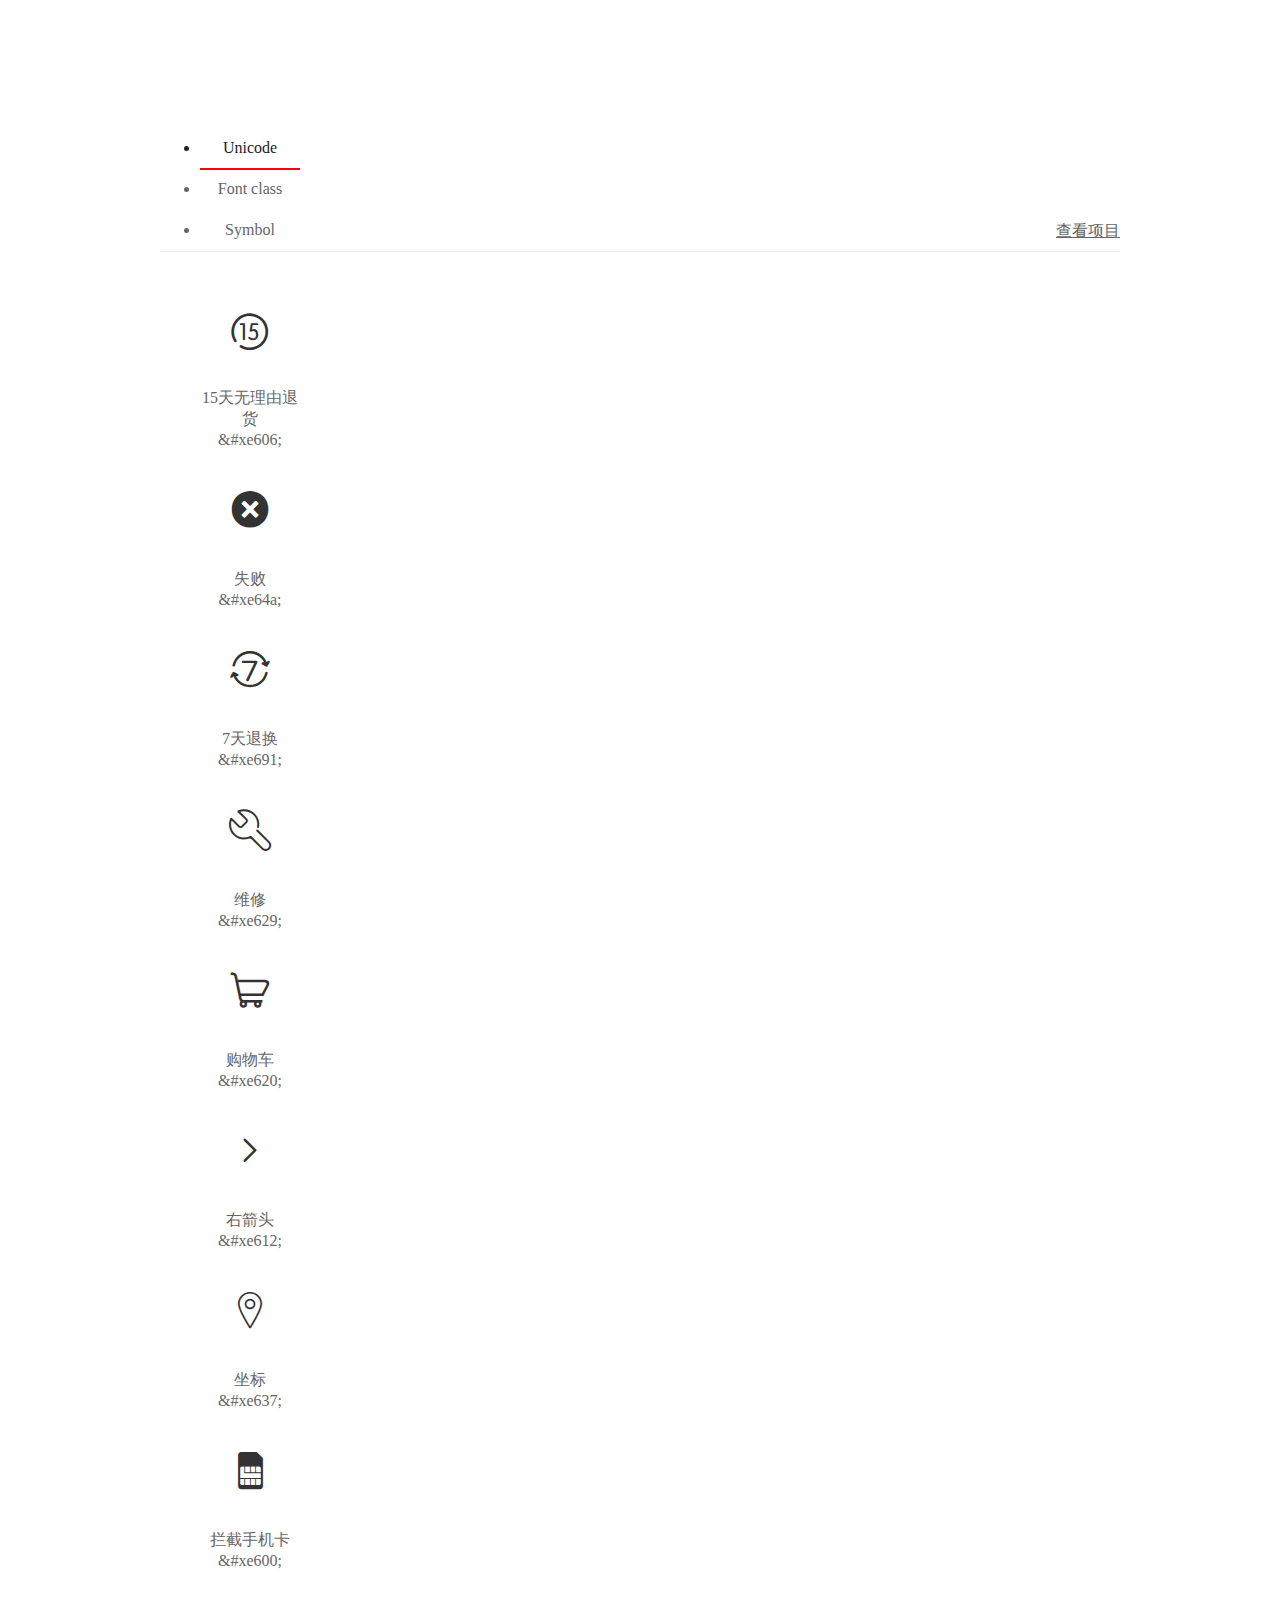
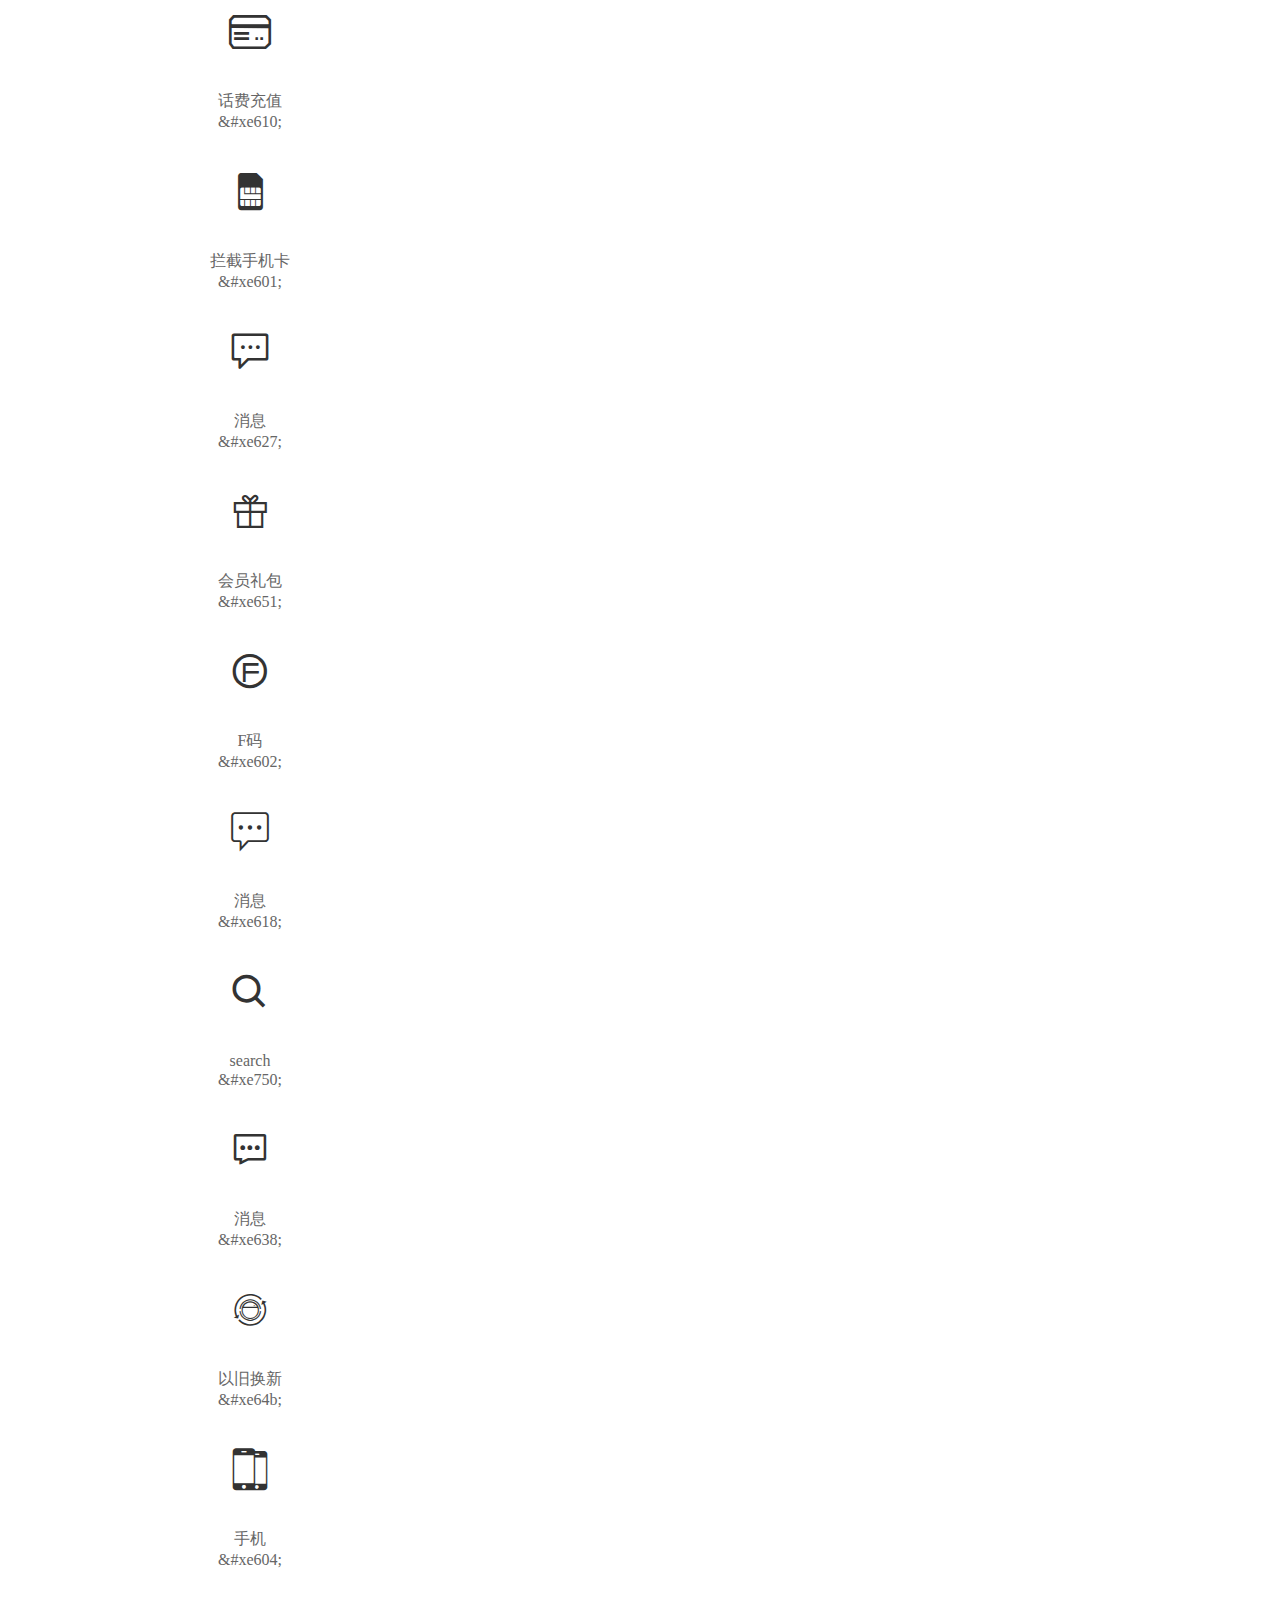
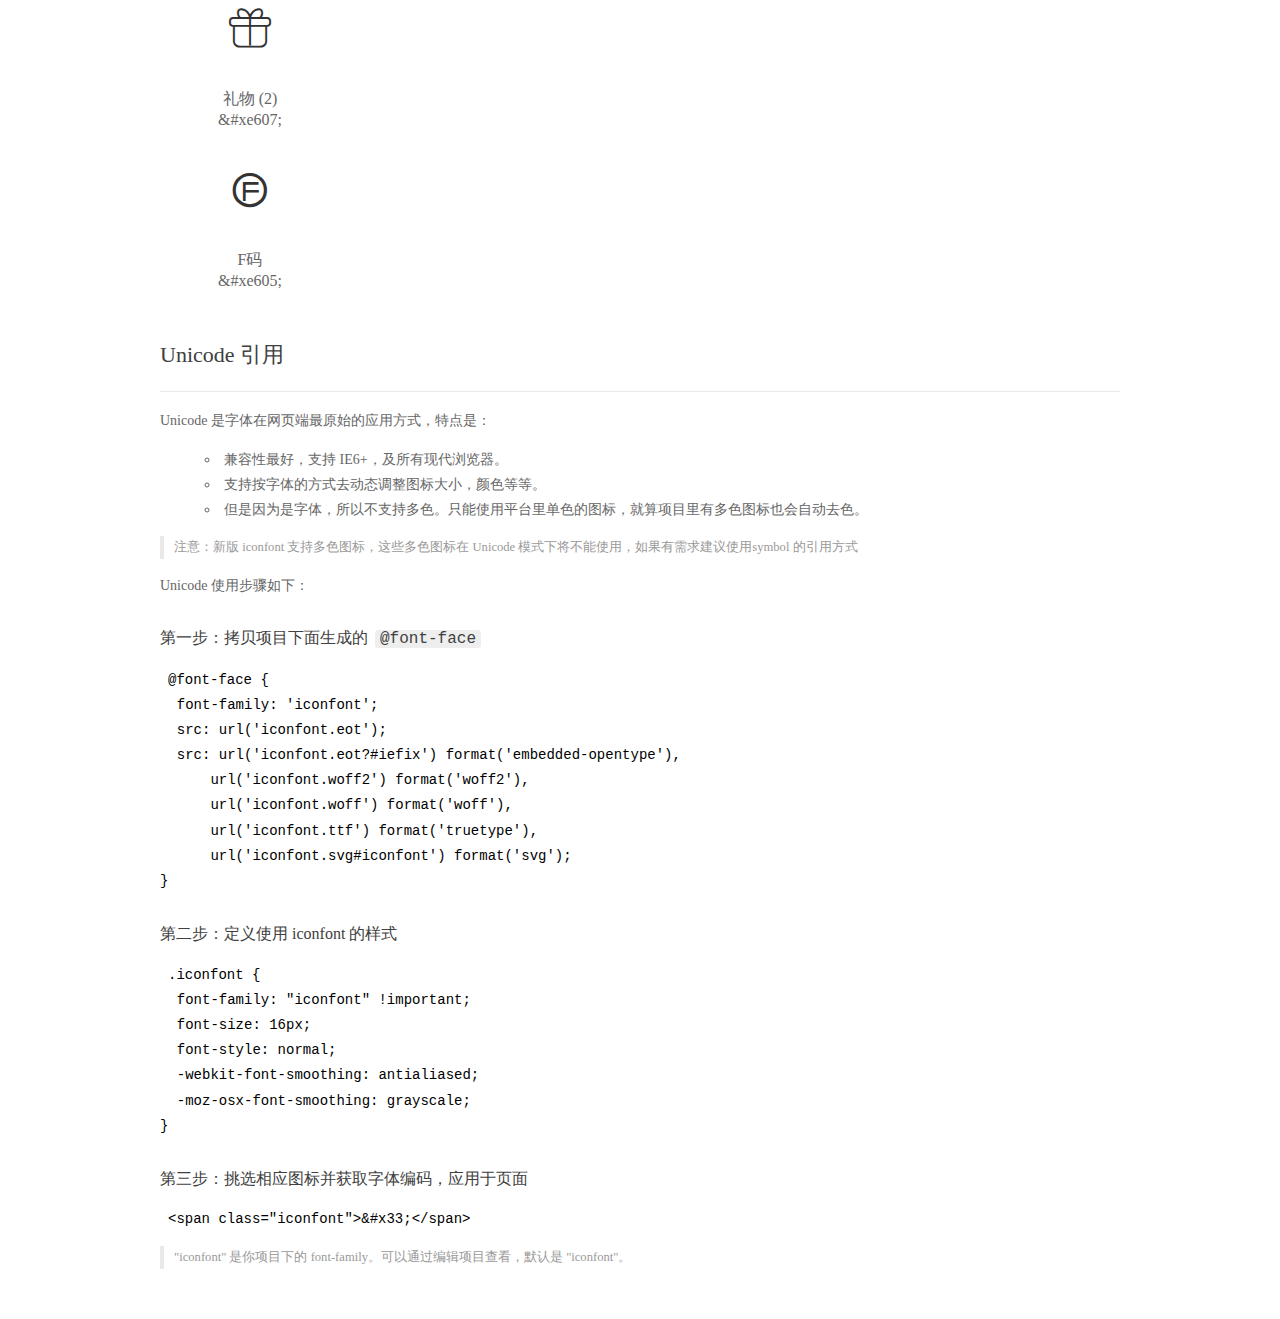
<file: xiaomi-app/public/css/fonts/demo_index.html>
<!DOCTYPE html>
<html>
<head>
  <meta charset="utf-8"/>
  <title>IconFont Demo</title>
  <link rel="shortcut icon" href="https://gtms04.alicdn.com/tps/i4/TB1_oz6GVXXXXaFXpXXJDFnIXXX-64-64.ico" type="image/x-icon"/>
  <link rel="stylesheet" href="https://g.alicdn.com/thx/cube/1.3.2/cube.min.css">
  <link rel="stylesheet" href="demo.css">
  <link rel="stylesheet" href="iconfont.css">
  <script src="iconfont.js"></script>
  <!-- jQuery -->
  <script src="https://a1.alicdn.com/oss/uploads/2018/12/26/7bfddb60-08e8-11e9-9b04-53e73bb6408b.js"></script>
  <!-- 代码高亮 -->
  <script src="https://a1.alicdn.com/oss/uploads/2018/12/26/a3f714d0-08e6-11e9-8a15-ebf944d7534c.js"></script>
</head>
<body>
  <div class="main">
    <h1 class="logo"><a href="https://www.iconfont.cn/" title="iconfont 首页" target="_blank">&#xe86b;</a></h1>
    <div class="nav-tabs">
      <ul id="tabs" class="dib-box">
        <li class="dib active"><span>Unicode</span></li>
        <li class="dib"><span>Font class</span></li>
        <li class="dib"><span>Symbol</span></li>
      </ul>
      
      <a href="https://www.iconfont.cn/manage/index?manage_type=myprojects&projectId=1185835" target="_blank" class="nav-more">查看项目</a>
      
    </div>
    <div class="tab-container">
      <div class="content unicode" style="display: block;">
          <ul class="icon_lists dib-box">
          
            <li class="dib">
              <span class="icon iconfont">&#xe606;</span>
                <div class="name">15天无理由退货</div>
                <div class="code-name">&amp;#xe606;</div>
              </li>
          
            <li class="dib">
              <span class="icon iconfont">&#xe64a;</span>
                <div class="name">失败</div>
                <div class="code-name">&amp;#xe64a;</div>
              </li>
          
            <li class="dib">
              <span class="icon iconfont">&#xe691;</span>
                <div class="name">7天退换</div>
                <div class="code-name">&amp;#xe691;</div>
              </li>
          
            <li class="dib">
              <span class="icon iconfont">&#xe629;</span>
                <div class="name">维修</div>
                <div class="code-name">&amp;#xe629;</div>
              </li>
          
            <li class="dib">
              <span class="icon iconfont">&#xe620;</span>
                <div class="name">购物车</div>
                <div class="code-name">&amp;#xe620;</div>
              </li>
          
            <li class="dib">
              <span class="icon iconfont">&#xe612;</span>
                <div class="name">右箭头</div>
                <div class="code-name">&amp;#xe612;</div>
              </li>
          
            <li class="dib">
              <span class="icon iconfont">&#xe637;</span>
                <div class="name">坐标</div>
                <div class="code-name">&amp;#xe637;</div>
              </li>
          
            <li class="dib">
              <span class="icon iconfont">&#xe600;</span>
                <div class="name">拦截手机卡</div>
                <div class="code-name">&amp;#xe600;</div>
              </li>
          
            <li class="dib">
              <span class="icon iconfont">&#xe610;</span>
                <div class="name">话费充值</div>
                <div class="code-name">&amp;#xe610;</div>
              </li>
          
            <li class="dib">
              <span class="icon iconfont">&#xe601;</span>
                <div class="name">拦截手机卡</div>
                <div class="code-name">&amp;#xe601;</div>
              </li>
          
            <li class="dib">
              <span class="icon iconfont">&#xe627;</span>
                <div class="name">消息</div>
                <div class="code-name">&amp;#xe627;</div>
              </li>
          
            <li class="dib">
              <span class="icon iconfont">&#xe651;</span>
                <div class="name">会员礼包</div>
                <div class="code-name">&amp;#xe651;</div>
              </li>
          
            <li class="dib">
              <span class="icon iconfont">&#xe602;</span>
                <div class="name">F码</div>
                <div class="code-name">&amp;#xe602;</div>
              </li>
          
            <li class="dib">
              <span class="icon iconfont">&#xe618;</span>
                <div class="name">消息</div>
                <div class="code-name">&amp;#xe618;</div>
              </li>
          
            <li class="dib">
              <span class="icon iconfont">&#xe750;</span>
                <div class="name">search</div>
                <div class="code-name">&amp;#xe750;</div>
              </li>
          
            <li class="dib">
              <span class="icon iconfont">&#xe638;</span>
                <div class="name">消息</div>
                <div class="code-name">&amp;#xe638;</div>
              </li>
          
            <li class="dib">
              <span class="icon iconfont">&#xe64b;</span>
                <div class="name">以旧换新</div>
                <div class="code-name">&amp;#xe64b;</div>
              </li>
          
            <li class="dib">
              <span class="icon iconfont">&#xe604;</span>
                <div class="name">手机</div>
                <div class="code-name">&amp;#xe604;</div>
              </li>
          
            <li class="dib">
              <span class="icon iconfont">&#xe607;</span>
                <div class="name">礼物 (2)</div>
                <div class="code-name">&amp;#xe607;</div>
              </li>
          
            <li class="dib">
              <span class="icon iconfont">&#xe605;</span>
                <div class="name">F码</div>
                <div class="code-name">&amp;#xe605;</div>
              </li>
          
          </ul>
          <div class="article markdown">
          <h2 id="unicode-">Unicode 引用</h2>
          <hr>

          <p>Unicode 是字体在网页端最原始的应用方式，特点是：</p>
          <ul>
            <li>兼容性最好，支持 IE6+，及所有现代浏览器。</li>
            <li>支持按字体的方式去动态调整图标大小，颜色等等。</li>
            <li>但是因为是字体，所以不支持多色。只能使用平台里单色的图标，就算项目里有多色图标也会自动去色。</li>
          </ul>
          <blockquote>
            <p>注意：新版 iconfont 支持多色图标，这些多色图标在 Unicode 模式下将不能使用，如果有需求建议使用symbol 的引用方式</p>
          </blockquote>
          <p>Unicode 使用步骤如下：</p>
          <h3 id="-font-face">第一步：拷贝项目下面生成的 <code>@font-face</code></h3>
<pre><code class="language-css"
>@font-face {
  font-family: 'iconfont';
  src: url('iconfont.eot');
  src: url('iconfont.eot?#iefix') format('embedded-opentype'),
      url('iconfont.woff2') format('woff2'),
      url('iconfont.woff') format('woff'),
      url('iconfont.ttf') format('truetype'),
      url('iconfont.svg#iconfont') format('svg');
}
</code></pre>
          <h3 id="-iconfont-">第二步：定义使用 iconfont 的样式</h3>
<pre><code class="language-css"
>.iconfont {
  font-family: "iconfont" !important;
  font-size: 16px;
  font-style: normal;
  -webkit-font-smoothing: antialiased;
  -moz-osx-font-smoothing: grayscale;
}
</code></pre>
          <h3 id="-">第三步：挑选相应图标并获取字体编码，应用于页面</h3>
<pre>
<code class="language-html"
>&lt;span class="iconfont"&gt;&amp;#x33;&lt;/span&gt;
</code></pre>
          <blockquote>
            <p>"iconfont" 是你项目下的 font-family。可以通过编辑项目查看，默认是 "iconfont"。</p>
          </blockquote>
          </div>
      </div>
      <div class="content font-class">
        <ul class="icon_lists dib-box">
          
          <li class="dib">
            <span class="icon iconfont icon-15tianwuliyoutuihuo"></span>
            <div class="name">
              15天无理由退货
            </div>
            <div class="code-name">.icon-15tianwuliyoutuihuo
            </div>
          </li>
          
          <li class="dib">
            <span class="icon iconfont icon-71shibai"></span>
            <div class="name">
              失败
            </div>
            <div class="code-name">.icon-71shibai
            </div>
          </li>
          
          <li class="dib">
            <span class="icon iconfont icon-7tiantuihuan"></span>
            <div class="name">
              7天退换
            </div>
            <div class="code-name">.icon-7tiantuihuan
            </div>
          </li>
          
          <li class="dib">
            <span class="icon iconfont icon-buoumaotubiao46"></span>
            <div class="name">
              维修
            </div>
            <div class="code-name">.icon-buoumaotubiao46
            </div>
          </li>
          
          <li class="dib">
            <span class="icon iconfont icon-gouwuche1"></span>
            <div class="name">
              购物车
            </div>
            <div class="code-name">.icon-gouwuche1
            </div>
          </li>
          
          <li class="dib">
            <span class="icon iconfont icon-youjiantou"></span>
            <div class="name">
              右箭头
            </div>
            <div class="code-name">.icon-youjiantou
            </div>
          </li>
          
          <li class="dib">
            <span class="icon iconfont icon-zuobiao"></span>
            <div class="name">
              坐标
            </div>
            <div class="code-name">.icon-zuobiao
            </div>
          </li>
          
          <li class="dib">
            <span class="icon iconfont icon-shoujiqia"></span>
            <div class="name">
              拦截手机卡
            </div>
            <div class="code-name">.icon-shoujiqia
            </div>
          </li>
          
          <li class="dib">
            <span class="icon iconfont icon-huafeichongzhi"></span>
            <div class="name">
              话费充值
            </div>
            <div class="code-name">.icon-huafeichongzhi
            </div>
          </li>
          
          <li class="dib">
            <span class="icon iconfont icon-shoujiqia1"></span>
            <div class="name">
              拦截手机卡
            </div>
            <div class="code-name">.icon-shoujiqia1
            </div>
          </li>
          
          <li class="dib">
            <span class="icon iconfont icon-xiaoxi1"></span>
            <div class="name">
              消息
            </div>
            <div class="code-name">.icon-xiaoxi1
            </div>
          </li>
          
          <li class="dib">
            <span class="icon iconfont icon-huiyuanlibao"></span>
            <div class="name">
              会员礼包
            </div>
            <div class="code-name">.icon-huiyuanlibao
            </div>
          </li>
          
          <li class="dib">
            <span class="icon iconfont icon-Fma"></span>
            <div class="name">
              F码
            </div>
            <div class="code-name">.icon-Fma
            </div>
          </li>
          
          <li class="dib">
            <span class="icon iconfont icon-xiaoxi"></span>
            <div class="name">
              消息
            </div>
            <div class="code-name">.icon-xiaoxi
            </div>
          </li>
          
          <li class="dib">
            <span class="icon iconfont icon-search"></span>
            <div class="name">
              search
            </div>
            <div class="code-name">.icon-search
            </div>
          </li>
          
          <li class="dib">
            <span class="icon iconfont icon-xiaoxi2"></span>
            <div class="name">
              消息
            </div>
            <div class="code-name">.icon-xiaoxi2
            </div>
          </li>
          
          <li class="dib">
            <span class="icon iconfont icon-yijiuhuanxin1"></span>
            <div class="name">
              以旧换新
            </div>
            <div class="code-name">.icon-yijiuhuanxin1
            </div>
          </li>
          
          <li class="dib">
            <span class="icon iconfont icon-shouji"></span>
            <div class="name">
              手机
            </div>
            <div class="code-name">.icon-shouji
            </div>
          </li>
          
          <li class="dib">
            <span class="icon iconfont icon-liwu"></span>
            <div class="name">
              礼物 (2)
            </div>
            <div class="code-name">.icon-liwu
            </div>
          </li>
          
          <li class="dib">
            <span class="icon iconfont icon-Fma1"></span>
            <div class="name">
              F码
            </div>
            <div class="code-name">.icon-Fma1
            </div>
          </li>
          
        </ul>
        <div class="article markdown">
        <h2 id="font-class-">font-class 引用</h2>
        <hr>

        <p>font-class 是 Unicode 使用方式的一种变种，主要是解决 Unicode 书写不直观，语意不明确的问题。</p>
        <p>与 Unicode 使用方式相比，具有如下特点：</p>
        <ul>
          <li>兼容性良好，支持 IE8+，及所有现代浏览器。</li>
          <li>相比于 Unicode 语意明确，书写更直观。可以很容易分辨这个 icon 是什么。</li>
          <li>因为使用 class 来定义图标，所以当要替换图标时，只需要修改 class 里面的 Unicode 引用。</li>
          <li>不过因为本质上还是使用的字体，所以多色图标还是不支持的。</li>
        </ul>
        <p>使用步骤如下：</p>
        <h3 id="-fontclass-">第一步：引入项目下面生成的 fontclass 代码：</h3>
<pre><code class="language-html">&lt;link rel="stylesheet" href="./iconfont.css"&gt;
</code></pre>
        <h3 id="-">第二步：挑选相应图标并获取类名，应用于页面：</h3>
<pre><code class="language-html">&lt;span class="iconfont icon-xxx"&gt;&lt;/span&gt;
</code></pre>
        <blockquote>
          <p>"
            iconfont" 是你项目下的 font-family。可以通过编辑项目查看，默认是 "iconfont"。</p>
        </blockquote>
      </div>
      </div>
      <div class="content symbol">
          <ul class="icon_lists dib-box">
          
            <li class="dib">
                <svg class="icon svg-icon" aria-hidden="true">
                  <use xlink:href="#icon-15tianwuliyoutuihuo"></use>
                </svg>
                <div class="name">15天无理由退货</div>
                <div class="code-name">#icon-15tianwuliyoutuihuo</div>
            </li>
          
            <li class="dib">
                <svg class="icon svg-icon" aria-hidden="true">
                  <use xlink:href="#icon-71shibai"></use>
                </svg>
                <div class="name">失败</div>
                <div class="code-name">#icon-71shibai</div>
            </li>
          
            <li class="dib">
                <svg class="icon svg-icon" aria-hidden="true">
                  <use xlink:href="#icon-7tiantuihuan"></use>
                </svg>
                <div class="name">7天退换</div>
                <div class="code-name">#icon-7tiantuihuan</div>
            </li>
          
            <li class="dib">
                <svg class="icon svg-icon" aria-hidden="true">
                  <use xlink:href="#icon-buoumaotubiao46"></use>
                </svg>
                <div class="name">维修</div>
                <div class="code-name">#icon-buoumaotubiao46</div>
            </li>
          
            <li class="dib">
                <svg class="icon svg-icon" aria-hidden="true">
                  <use xlink:href="#icon-gouwuche1"></use>
                </svg>
                <div class="name">购物车</div>
                <div class="code-name">#icon-gouwuche1</div>
            </li>
          
            <li class="dib">
                <svg class="icon svg-icon" aria-hidden="true">
                  <use xlink:href="#icon-youjiantou"></use>
                </svg>
                <div class="name">右箭头</div>
                <div class="code-name">#icon-youjiantou</div>
            </li>
          
            <li class="dib">
                <svg class="icon svg-icon" aria-hidden="true">
                  <use xlink:href="#icon-zuobiao"></use>
                </svg>
                <div class="name">坐标</div>
                <div class="code-name">#icon-zuobiao</div>
            </li>
          
            <li class="dib">
                <svg class="icon svg-icon" aria-hidden="true">
                  <use xlink:href="#icon-shoujiqia"></use>
                </svg>
                <div class="name">拦截手机卡</div>
                <div class="code-name">#icon-shoujiqia</div>
            </li>
          
            <li class="dib">
                <svg class="icon svg-icon" aria-hidden="true">
                  <use xlink:href="#icon-huafeichongzhi"></use>
                </svg>
                <div class="name">话费充值</div>
                <div class="code-name">#icon-huafeichongzhi</div>
            </li>
          
            <li class="dib">
                <svg class="icon svg-icon" aria-hidden="true">
                  <use xlink:href="#icon-shoujiqia1"></use>
                </svg>
                <div class="name">拦截手机卡</div>
                <div class="code-name">#icon-shoujiqia1</div>
            </li>
          
            <li class="dib">
                <svg class="icon svg-icon" aria-hidden="true">
                  <use xlink:href="#icon-xiaoxi1"></use>
                </svg>
                <div class="name">消息</div>
                <div class="code-name">#icon-xiaoxi1</div>
            </li>
          
            <li class="dib">
                <svg class="icon svg-icon" aria-hidden="true">
                  <use xlink:href="#icon-huiyuanlibao"></use>
                </svg>
                <div class="name">会员礼包</div>
                <div class="code-name">#icon-huiyuanlibao</div>
            </li>
          
            <li class="dib">
                <svg class="icon svg-icon" aria-hidden="true">
                  <use xlink:href="#icon-Fma"></use>
                </svg>
                <div class="name">F码</div>
                <div class="code-name">#icon-Fma</div>
            </li>
          
            <li class="dib">
                <svg class="icon svg-icon" aria-hidden="true">
                  <use xlink:href="#icon-xiaoxi"></use>
                </svg>
                <div class="name">消息</div>
                <div class="code-name">#icon-xiaoxi</div>
            </li>
          
            <li class="dib">
                <svg class="icon svg-icon" aria-hidden="true">
                  <use xlink:href="#icon-search"></use>
                </svg>
                <div class="name">search</div>
                <div class="code-name">#icon-search</div>
            </li>
          
            <li class="dib">
                <svg class="icon svg-icon" aria-hidden="true">
                  <use xlink:href="#icon-xiaoxi2"></use>
                </svg>
                <div class="name">消息</div>
                <div class="code-name">#icon-xiaoxi2</div>
            </li>
          
            <li class="dib">
                <svg class="icon svg-icon" aria-hidden="true">
                  <use xlink:href="#icon-yijiuhuanxin1"></use>
                </svg>
                <div class="name">以旧换新</div>
                <div class="code-name">#icon-yijiuhuanxin1</div>
            </li>
          
            <li class="dib">
                <svg class="icon svg-icon" aria-hidden="true">
                  <use xlink:href="#icon-shouji"></use>
                </svg>
                <div class="name">手机</div>
                <div class="code-name">#icon-shouji</div>
            </li>
          
            <li class="dib">
                <svg class="icon svg-icon" aria-hidden="true">
                  <use xlink:href="#icon-liwu"></use>
                </svg>
                <div class="name">礼物 (2)</div>
                <div class="code-name">#icon-liwu</div>
            </li>
          
            <li class="dib">
                <svg class="icon svg-icon" aria-hidden="true">
                  <use xlink:href="#icon-Fma1"></use>
                </svg>
                <div class="name">F码</div>
                <div class="code-name">#icon-Fma1</div>
            </li>
          
          </ul>
          <div class="article markdown">
          <h2 id="symbol-">Symbol 引用</h2>
          <hr>

          <p>这是一种全新的使用方式，应该说这才是未来的主流，也是平台目前推荐的用法。相关介绍可以参考这篇<a href="">文章</a>
            这种用法其实是做了一个 SVG 的集合，与另外两种相比具有如下特点：</p>
          <ul>
            <li>支持多色图标了，不再受单色限制。</li>
            <li>通过一些技巧，支持像字体那样，通过 <code>font-size</code>, <code>color</code> 来调整样式。</li>
            <li>兼容性较差，支持 IE9+，及现代浏览器。</li>
            <li>浏览器渲染 SVG 的性能一般，还不如 png。</li>
          </ul>
          <p>使用步骤如下：</p>
          <h3 id="-symbol-">第一步：引入项目下面生成的 symbol 代码：</h3>
<pre><code class="language-html">&lt;script src="./iconfont.js"&gt;&lt;/script&gt;
</code></pre>
          <h3 id="-css-">第二步：加入通用 CSS 代码（引入一次就行）：</h3>
<pre><code class="language-html">&lt;style&gt;
.icon {
  width: 1em;
  height: 1em;
  vertical-align: -0.15em;
  fill: currentColor;
  overflow: hidden;
}
&lt;/style&gt;
</code></pre>
          <h3 id="-">第三步：挑选相应图标并获取类名，应用于页面：</h3>
<pre><code class="language-html">&lt;svg class="icon" aria-hidden="true"&gt;
  &lt;use xlink:href="#icon-xxx"&gt;&lt;/use&gt;
&lt;/svg&gt;
</code></pre>
          </div>
      </div>

    </div>
  </div>
  <script>
  $(document).ready(function () {
      $('.tab-container .content:first').show()

      $('#tabs li').click(function (e) {
        var tabContent = $('.tab-container .content')
        var index = $(this).index()

        if ($(this).hasClass('active')) {
          return
        } else {
          $('#tabs li').removeClass('active')
          $(this).addClass('active')

          tabContent.hide().eq(index).fadeIn()
        }
      })
    })
  </script>
</body>
</html>
</file>
<file: public/css/base.css>
body,
h1,
h2,
h3,
h4,
h5,
h6,
ul,
ol,
dl,
pre,
p,
a {
  margin: 0;
  padding: 0;
  box-sizing: border-box;
}

body {
  font: 0.8rem/1.5 "Helvetica Neue", Helvetica, Arial, "Microsoft Yahei",
    "Hiragino Sans GB", "Heiti SC", "WenQuanYi Micro Hei", sans-serif;
  color: #333;
}

ul,
ol {
  list-style: none;
}

@font-face {
  font-family: "iconfont";
  src: url("./fonts/iconfont.eot");
  src: url("./fonts/iconfont.eot?#iefix") format("embedded-opentype"),
    url("./fonts/iconfont.woff") format("woff"),
    url("./fonts/iconfont.ttf") format("truetype"),
    url("./fonts/iconfont.svg#iconfont") format("svg");
}

.iconfont {
  font-family: "iconfont" !important;
  font-size: 16px;
  font-style: normal;
  -webkit-font-smoothing: antialiased;
  -webkit-text-stroke-width: 0.2px;
  -moz-osx-font-smoothing: grayscale;
}

.container {
  width: 1226px;
}

.fl {
  float: left;
}

.fr {
  float: right;
}

.container:before,
.container:after {
  content: " ";
  display: table;
}

.container:after {
  clear: both;
}

a {
  color: #757575;
  text-decoration: none;
  cursor: pointer;
}

a:hover {
  color: #ff6700;
}

.sep {
  margin: 0 0.25rem;
}

.flex {
  display: flex;
}
.clearfix:before,
.clearfix:after {
  content: " ";
  display: table;
}
.clearfix:after {
  clear: both;
}
input[type="search"] {
  box-sizing: content-box;
}
input[type="submit"] {
  cursor: pointer;
  *overflow: visible;
  border-radius: 0;
}
.hide {
  display: none !important;
}
</file>
<file: public/css/index.css>
#navCategory {
  width: 7rem;
}

#category {
  display: none;
}

#site-category {
  display: block;
}

#site-category .site-category-list {
  background: rgba(0, 0, 0, 0.6);
  border: 0;
}

.site-category-list .title:hover {
  background: #ff6700;
}

.site-category .site-category-list .title {
  color: #e0e0e0;
}

/* 轮播 */

.swiper-container1 {
  width: 1226px;
  height: 460px;
  box-sizing: border-box;
}

.swiper-container1 .swiper-wrapper a img {
  width: 100%;
  height: 100%;
}

.swiper-button-prev {
  margin-left: 235px;
}

.home-hero-container .swiper-pagination {
  top: 420px;
  left: 540px !important;
}

.home-hero-container .swiper-pagination-bullet {
  width: 6px;
  height: 6px;
  border: 2px solid #fff;
  border-color: rgba(255, 255, 255, 0.3);
  transition: all 0.2s;
}

.home-hero-container .swiper-pagination-bullet-active {
  opacity: 1;
  background: #fff;
  border: 2px solid rgba(255, 255, 255, 0.3);
}

/* home-hero-sub */

.home-hero {
  margin-bottom: 26px;
}

.home-hero .home-hero-sub {
  margin: 14px 0 0 -14px;
  min-height: 1px;
}

.home-hero-sub .sub-left .exposure .iconfont {
  font-size: 30px;
}

.home-channel-list {
  margin: 0;
  padding: 3px;
  width: 234px;
  list-style-type: none;
  font-size: 12px;
  text-align: center;
  background: #5f5750;
  flex-wrap: wrap;
}

.home-channel-list li {
  width: 70px;
  height: 82px;
  padding: 0 3px;
}

.home-channel-list a {
  display: block;
  padding-top: 18px;
  text-overflow: ellipsis;
  white-space: nowrap;
  overflow: hidden;
  color: rgba(255, 255, 255, 0.7);
  transition: color 0.2s;
}

.home-channel-list a:hover {
  color: #fff;
}

.home-channel-list i {
  display: block;
  height: 24px;
  margin-bottom: 4px;
  font-size: 24px;
  line-height: 24px;
}

.home-channel-list li:before,
.home-channel-list li:after {
  position: absolute;
  content: "";
  background: #665e57;
}

.home-channel-list li:before {
  top: -1px;
  left: 6px;
  width: 64px;
  height: 1px;
}

.home-channel-list li:after {
  top: 6px;
  left: 0;
  width: 1px;
  height: 70px;
}

.home-hero-sub a {
  display: block;
}

.home-hero-sub img {
  width: 316px;
  height: 170px;
}

.home-hero-sub div {
  margin-left: 14px;
}

.home-hero-container .home-banner-box {
  margin: 2px 0 42px;
  overflow: hidden;
  height: 120px;
}

.home-hero-container .home-banner-box img {
  width: 100%;
  height: 100%;
}

/* 主体部分开始 */

.home-main {
  padding-top: 22px;
  background: #f5f5f5;
}

.home-main .home-brick-box {
  height: 686px;
  margin-bottom: 8px;
}

.home-main .home-brick-box .box-hd {
  height: 58px;
  justify-content: space-between;
}

.home-main .home-brick-box .box-hd .title {
  font-size: 22px;
  font-weight: 20;
  line-height: 58px;
  color: #333;
  display: block;
}

.home-main .box-hd .more .more-link .iconfont {
  width: 12px;
  height: 12px;
  padding: 4px;
  margin-left: 8px;
  border-radius: 16px;
  font-size: 12px;
  line-height: 12px;
  background: #b0b0b0;
  color: #fff;
  vertical-align: 1px;
  -webkit-transition: all 0.4s;
  transition: all 0.4s;
}

.home-main .box-hd .more .more-link {
  line-height: 58px;
  color: #424242;
  transition: all 0.4s;
}

.home-main .box-bd .first img {
  height: 614px;
}

.home-main .box-bd .span-first {
  width: 234px;
}

.home-main .box-bd .first {
  height: 614px;
}

.brick-item-active {
  box-shadow: 0 15px 30px rgba(0, 0, 0, 0.1);
  transform: translate3d(0, -2px, 0);
}

.home-main .box-bd .span-last {
  width: 992px;
}

.home-main .box-bd .first a {
  display: block;
  width: 100%;
  height: 100%;
}

.brick-item {
  z-index: 1;
  width: 234px;
  height: 260px;
  padding: 20px 0;
  margin-left: 14px;
  margin-bottom: 14px;
  background: #fff;
  transition: all 0.2s linear;
}
.brick-item:hover {
  z-index: 2;
}

.box-bd .brick-item .figure {
  width: 160px;
  height: 160px;
  margin: 0 auto 18px;
}

.box-bd .brick-item .figure a {
  display: block;
}

.box-bd .brick-item .figure img {
  width: 160px;
  height: 160px;
}

.home-main .box-bd .brick-item .title {
  font-size: 14px;
  font-weight: 400;
  text-align: center;
  margin: 0 10px 2px;
}

.home-main .box-bd .brick-item .title a {
  display: block;
  text-overflow: ellipsis;
  white-space: nowrap;
  overflow: hidden;
  color: #333;
}

.box-bd .brick-item .desc {
  margin: 0 10px 10px;
  height: 18px;
  font-size: 12px;
  text-align: center;
  text-overflow: ellipsis;
  white-space: nowrap;
  overflow: hidden;
  color: #b0b0b0;
}

.box-bd .brick-item .price {
  margin: 0 10px 14px;
  text-align: center;
  color: #ff6700;
}

.box-bd .brick-item .price del {
  color: #b0b0b0;
}

.box-bd .brick-item .flag {
  position: absolute;
  top: 0;
  left: 50%;
  z-index: 2;
  width: 64px;
  height: 20px;
  margin-left: -32px;
  font-size: 12px;
  line-height: 20px;
  text-align: center;
  color: #fff;
}

.flag-saleoff {
  background-color: #e53935;
}

.flag-new {
  background-color: #83c44e;
  z-index: 5;
}

.home-banner-box {
  margin: 28px 0 22px;
  height: 120px;
  overflow: hidden;
}

.home-banner-box a img {
  width: 100%;
}

/* 家电 */
.home-brick-box .box-hd {
  align-items: center;
}
.home-main .home-brick-box .box-bd .brick-list {
  justify-content: space-between;
  flex-wrap: wrap;
}
.home-brick-box .tab-list li {
  margin-left: 30px;
  font-size: 16px;
  color: #424242;
}
.home-brick-box .box-bd .span-first .first-item {
  flex-direction: column;
}
#homeelec .box-bd .span-first .first-item img {
  height: 300px;
}

.home-brick-box .box-bd .brick-item {
  position: relative;
  width: 234px;
  height: 260px;
  background: #fff;
  transition: all 0.2s linear;
}

#homeelec .box-bd .brick-item {
  height: 300px;
  padding: 0;
}
#homeelec .box-bd .span-last .brick-item {
  height: 300px;
}
#homeelec .span-last .brick-item .figure-img {
  padding-top: 34px;
  margin: 0 auto 8px;
}
.home-brick-box .span-last .brick-item .figure-img img {
  width: 150px;
  height: 150px;
}
.brick-item .review-wrapper {
  position: absolute;
  bottom: 0;
  left: 0;
  z-index: 3;
  width: 234px;
  height: 0;
  overflow: hidden;
  font-size: 12px;
  background: #ff6700;
  opacity: 0;
  transition: all 0.2s linear;
}
.brick-item .review-wrapper a {
  display: block;
  padding: 8px 30px;
  outline: 0;
}
.brick-item .review {
  display: block;
  margin-bottom: 5px;
  color: #fff;
}
.brick-item .author {
  display: block;
  color: rgba(255, 255, 255, 0.6);
  text-overflow: ellipsis;
  white-space: nowrap;
  overflow: hidden;
}
.brick-item-active .review-wrapper {
  height: 76px;
  opacity: 1;
}
#homeelec .box-bd .span-last .brick-item-s {
  height: 93px;
  padding-top: 50px;
}
#homeelec .brick-item-s .figure-img {
  position: absolute;
  right: 20px;
  top: -10px;
  width: 80px;
  height: 80px;
}
#homeelec .brick-item-s .figure-img img {
  width: 80px;
  height: 80px;
}
#homeelec .brick-item-s .price {
  margin: 0 110px 0 -15px;
  font-size: 12px;
  color: #ff6700;
}
#homeelec .brick-item-s .title {
  margin: -10px 110px 5px 30px;
  font-size: 14px;
  font-weight: 400;
}
#homeelec .brick-item-s .more {
  display: block;
  margin: 0 110px 0 30px;
  font-size: 18px;
}
#homeelec .brick-item-s .figure-more {
  position: absolute;
  right: 70px;
  top: 48px;
  width: 50px;
  height: 50px;
}
.brick-item-s .figure-more a {
  display: block;
  color: #ff6700;
}
#homeelec .brick-list .brick-item-s i {
  font-size: 50px;
  line-height: 50px;
}

#homeelec .brick-list .brick-item-s .more .small {
  display: block;
  font-size: 12px;
  color: #757575;
  font-size: 12px;
}
/* 家电结束 */

/* 主体部分结束 */
</file>
<file: xiaomi-app/public/css/base.css>
body,
h1,
h2,
h3,
h4,
h5,
h6,
ul,
ol,
dl,
pre,
p,
a {
  margin: 0;
  padding: 0;
  box-sizing: border-box;
}

body {
  font: 0.8rem/1.5 "Helvetica Neue", Helvetica, Arial, "Microsoft Yahei",
    "Hiragino Sans GB", "Heiti SC", "WenQuanYi Micro Hei", sans-serif;
  color: #333;
}

ul,
ol {
  list-style: none;
}

@font-face {
  font-family: "iconfont";
  src: url("./fonts/iconfont.eot");
  src: url("./fonts/iconfont.eot?#iefix") format("embedded-opentype"),
    url("./fonts/iconfont.woff") format("woff"),
    url("./fonts/iconfont.ttf") format("truetype"),
    url("./fonts/iconfont.svg#iconfont") format("svg");
}

.iconfont {
  font-family: "iconfont" !important;
  font-size: 16px;
  font-style: normal;
  -webkit-font-smoothing: antialiased;
  -webkit-text-stroke-width: 0.2px;
  -moz-osx-font-smoothing: grayscale;
}

.container {
  width: 1226px;
}

.fl {
  float: left;
}

.fr {
  float: right;
}

.container:before,
.container:after {
  content: " ";
  display: table;
}

.container:after {
  clear: both;
}

a {
  color: #757575;
  text-decoration: none;
  cursor: pointer;
}

a:hover {
  color: #ff6700;
}

.sep {
  margin: 0 0.25rem;
}

.flex {
  display: flex;
}
.clearfix:before,
.clearfix:after {
  content: " ";
  display: table;
}
.clearfix:after {
  clear: both;
}
input[type="search"] {
  box-sizing: content-box;
}
input[type="submit"] {
    cursor: pointer;
    *overflow: visible;
    border-radius: 0;
}
.hide{
  display: none !important;
}
</file>
<file: xiaomi-app/public/css/index.css>
#navCategory {
  width: 7rem;
}

#category {
  display: none;
}

#site-category {
  display: block;
}

#site-category .site-category-list {
  background: rgba(0, 0, 0, 0.6);
  border: 0;
}

.site-category-list .title:hover {
  background: #ff6700;
}

.site-category .site-category-list .title {
  color: #e0e0e0;
}

/* 轮播 */
.swiper-container1 {
  width: 1226px;
  height: 460px;
  box-sizing: border-box;
}

.swiper-container1 .swiper-wrapper a img {
  width: 100%;
  height: 100%;
}

.swiper-button-prev {
  margin-left: 235px;
}
.home-hero-container .swiper-pagination {
  top: 420px;
  left: 540px !important;
}
.home-hero-container .swiper-pagination-bullet {
  width: 6px;
  height: 6px;
  border: 2px solid #fff;
  border-color: rgba(255, 255, 255, 0.3);
  transition: all 0.2s;
}
.home-hero-container .swiper-pagination-bullet-active {
  opacity: 1;
  background: #fff;
  border: 2px solid rgba(255, 255, 255, 0.3);
}

/* home-hero-sub */
.home-hero {
  margin-bottom: 26px;
}
.home-hero .home-hero-sub {
  margin: 14px 0 0 -14px;
  min-height: 1px;
}
.home-hero-sub .sub-left .exposure .iconfont {
  font-size: 30px;
}
.home-channel-list {
  margin: 0;
  padding: 3px;
  width: 234px;
  list-style-type: none;
  font-size: 12px;
  text-align: center;
  background: #5f5750;
  flex-wrap: wrap;
}
.home-channel-list li {
  position: relative;
  /* float: left; */
  width: 70px;
  height: 82px;
  padding: 0 3px;
}
.home-channel-list a {
  display: block;
  padding-top: 18px;
  text-overflow: ellipsis;
  white-space: nowrap;
  overflow: hidden;
  color: rgba(255, 255, 255, 0.7);
  transition: color 0.2s;
}
.home-channel-list a:hover {
  color: #fff;
}
.home-channel-list i {
  display: block;
  height: 24px;
  margin-bottom: 4px;
  font-size: 24px;
  line-height: 24px;
}
.home-channel-list li:before,
.home-channel-list li:after {
  position: absolute;
  content: "";
  background: #665e57;
}
.home-channel-list li:before {
  top: -1px;
  left: 6px;
  width: 64px;
  height: 1px;
}
.home-channel-list li:after {
  top: 6px;
  left: 0;
  width: 1px;
  height: 70px;
}
.home-hero-sub a {
  display: block;
}
.home-hero-sub img {
  width: 316px;
  height: 170px;
}
.home-hero-sub div {
  margin-left: 14px;
}
.home-hero-container .home-banner-box {
  margin: 2px 0 42px;
  overflow: hidden;
  height: 120px;
}
.home-hero-container .home-banner-box img {
  width: 100%;
  height: 100%;
}

/* 主体部分开始 */
.home-main{
  padding-top: 22px;
  background: #f5f5f5;
}

/* 主体部分结束 */
</file>
<file: public/css/fonts/demo.css>
/* Logo 字体 */
@font-face {
  font-family: "iconfont logo";
  src: url('https://at.alicdn.com/t/font_985780_km7mi63cihi.eot?t=1545807318834');
  src: url('https://at.alicdn.com/t/font_985780_km7mi63cihi.eot?t=1545807318834#iefix') format('embedded-opentype'),
    url('https://at.alicdn.com/t/font_985780_km7mi63cihi.woff?t=1545807318834') format('woff'),
    url('https://at.alicdn.com/t/font_985780_km7mi63cihi.ttf?t=1545807318834') format('truetype'),
    url('https://at.alicdn.com/t/font_985780_km7mi63cihi.svg?t=1545807318834#iconfont') format('svg');
}

.logo {
  font-family: "iconfont logo";
  font-size: 160px;
  font-style: normal;
  -webkit-font-smoothing: antialiased;
  -moz-osx-font-smoothing: grayscale;
}

/* tabs */
.nav-tabs {
  position: relative;
}

.nav-tabs .nav-more {
  position: absolute;
  right: 0;
  bottom: 0;
  height: 42px;
  line-height: 42px;
  color: #666;
}

#tabs {
  border-bottom: 1px solid #eee;
}

#tabs li {
  cursor: pointer;
  width: 100px;
  height: 40px;
  line-height: 40px;
  text-align: center;
  font-size: 16px;
  border-bottom: 2px solid transparent;
  position: relative;
  z-index: 1;
  margin-bottom: -1px;
  color: #666;
}


#tabs .active {
  border-bottom-color: #f00;
  color: #222;
}

.tab-container .content {
  display: none;
}

/* 页面布局 */
.main {
  padding: 30px 100px;
  width: 960px;
  margin: 0 auto;
}

.main .logo {
  color: #333;
  text-align: left;
  margin-bottom: 30px;
  line-height: 1;
  height: 110px;
  margin-top: -50px;
  overflow: hidden;
  *zoom: 1;
}

.main .logo a {
  font-size: 160px;
  color: #333;
}

.helps {
  margin-top: 40px;
}

.helps pre {
  padding: 20px;
  margin: 10px 0;
  border: solid 1px #e7e1cd;
  background-color: #fffdef;
  overflow: auto;
}

.icon_lists {
  width: 100% !important;
  overflow: hidden;
  *zoom: 1;
}

.icon_lists li {
  width: 100px;
  margin-bottom: 10px;
  margin-right: 20px;
  text-align: center;
  list-style: none !important;
  cursor: default;
}

.icon_lists li .code-name {
  line-height: 1.2;
}

.icon_lists .icon {
  display: block;
  height: 100px;
  line-height: 100px;
  font-size: 42px;
  margin: 10px auto;
  color: #333;
  -webkit-transition: font-size 0.25s linear, width 0.25s linear;
  -moz-transition: font-size 0.25s linear, width 0.25s linear;
  transition: font-size 0.25s linear, width 0.25s linear;
}

.icon_lists .icon:hover {
  font-size: 100px;
}

.icon_lists .svg-icon {
  /* 通过设置 font-size 来改变图标大小 */
  width: 1em;
  /* 图标和文字相邻时，垂直对齐 */
  vertical-align: -0.15em;
  /* 通过设置 color 来改变 SVG 的颜色/fill */
  fill: currentColor;
  /* path 和 stroke 溢出 viewBox 部分在 IE 下会显示
      normalize.css 中也包含这行 */
  overflow: hidden;
}

.icon_lists li .name,
.icon_lists li .code-name {
  color: #666;
}

/* markdown 样式 */
.markdown {
  color: #666;
  font-size: 14px;
  line-height: 1.8;
}

.highlight {
  line-height: 1.5;
}

.markdown img {
  vertical-align: middle;
  max-width: 100%;
}

.markdown h1 {
  color: #404040;
  font-weight: 500;
  line-height: 40px;
  margin-bottom: 24px;
}

.markdown h2,
.markdown h3,
.markdown h4,
.markdown h5,
.markdown h6 {
  color: #404040;
  margin: 1.6em 0 0.6em 0;
  font-weight: 500;
  clear: both;
}

.markdown h1 {
  font-size: 28px;
}

.markdown h2 {
  font-size: 22px;
}

.markdown h3 {
  font-size: 16px;
}

.markdown h4 {
  font-size: 14px;
}

.markdown h5 {
  font-size: 12px;
}

.markdown h6 {
  font-size: 12px;
}

.markdown hr {
  height: 1px;
  border: 0;
  background: #e9e9e9;
  margin: 16px 0;
  clear: both;
}

.markdown p {
  margin: 1em 0;
}

.markdown>p,
.markdown>blockquote,
.markdown>.highlight,
.markdown>ol,
.markdown>ul {
  width: 80%;
}

.markdown ul>li {
  list-style: circle;
}

.markdown>ul li,
.markdown blockquote ul>li {
  margin-left: 20px;
  padding-left: 4px;
}

.markdown>ul li p,
.markdown>ol li p {
  margin: 0.6em 0;
}

.markdown ol>li {
  list-style: decimal;
}

.markdown>ol li,
.markdown blockquote ol>li {
  margin-left: 20px;
  padding-left: 4px;
}

.markdown code {
  margin: 0 3px;
  padding: 0 5px;
  background: #eee;
  border-radius: 3px;
}

.markdown strong,
.markdown b {
  font-weight: 600;
}

.markdown>table {
  border-collapse: collapse;
  border-spacing: 0px;
  empty-cells: show;
  border: 1px solid #e9e9e9;
  width: 95%;
  margin-bottom: 24px;
}

.markdown>table th {
  white-space: nowrap;
  color: #333;
  font-weight: 600;
}

.markdown>table th,
.markdown>table td {
  border: 1px solid #e9e9e9;
  padding: 8px 16px;
  text-align: left;
}

.markdown>table th {
  background: #F7F7F7;
}

.markdown blockquote {
  font-size: 90%;
  color: #999;
  border-left: 4px solid #e9e9e9;
  padding-left: 0.8em;
  margin: 1em 0;
}

.markdown blockquote p {
  margin: 0;
}

.markdown .anchor {
  opacity: 0;
  transition: opacity 0.3s ease;
  margin-left: 8px;
}

.markdown .waiting {
  color: #ccc;
}

.markdown h1:hover .anchor,
.markdown h2:hover .anchor,
.markdown h3:hover .anchor,
.markdown h4:hover .anchor,
.markdown h5:hover .anchor,
.markdown h6:hover .anchor {
  opacity: 1;
  display: inline-block;
}

.markdown>br,
.markdown>p>br {
  clear: both;
}


.hljs {
  display: block;
  background: white;
  padding: 0.5em;
  color: #333333;
  overflow-x: auto;
}

.hljs-comment,
.hljs-meta {
  color: #969896;
}

.hljs-string,
.hljs-variable,
.hljs-template-variable,
.hljs-strong,
.hljs-emphasis,
.hljs-quote {
  color: #df5000;
}

.hljs-keyword,
.hljs-selector-tag,
.hljs-type {
  color: #a71d5d;
}

.hljs-literal,
.hljs-symbol,
.hljs-bullet,
.hljs-attribute {
  color: #0086b3;
}

.hljs-section,
.hljs-name {
  color: #63a35c;
}

.hljs-tag {
  color: #333333;
}

.hljs-title,
.hljs-attr,
.hljs-selector-id,
.hljs-selector-class,
.hljs-selector-attr,
.hljs-selector-pseudo {
  color: #795da3;
}

.hljs-addition {
  color: #55a532;
  background-color: #eaffea;
}

.hljs-deletion {
  color: #bd2c00;
  background-color: #ffecec;
}

.hljs-link {
  text-decoration: underline;
}

/* 代码高亮 */
/* PrismJS 1.15.0
https://prismjs.com/download.html#themes=prism&languages=markup+css+clike+javascript */
/**
 * prism.js default theme for JavaScript, CSS and HTML
 * Based on dabblet (http://dabblet.com)
 * @author Lea Verou
 */
code[class*="language-"],
pre[class*="language-"] {
  color: black;
  background: none;
  text-shadow: 0 1px white;
  font-family: Consolas, Monaco, 'Andale Mono', 'Ubuntu Mono', monospace;
  text-align: left;
  white-space: pre;
  word-spacing: normal;
  word-break: normal;
  word-wrap: normal;
  line-height: 1.5;

  -moz-tab-size: 4;
  -o-tab-size: 4;
  tab-size: 4;

  -webkit-hyphens: none;
  -moz-hyphens: none;
  -ms-hyphens: none;
  hyphens: none;
}

pre[class*="language-"]::-moz-selection,
pre[class*="language-"] ::-moz-selection,
code[class*="language-"]::-moz-selection,
code[class*="language-"] ::-moz-selection {
  text-shadow: none;
  background: #b3d4fc;
}

pre[class*="language-"]::selection,
pre[class*="language-"] ::selection,
code[class*="language-"]::selection,
code[class*="language-"] ::selection {
  text-shadow: none;
  background: #b3d4fc;
}

@media print {

  code[class*="language-"],
  pre[class*="language-"] {
    text-shadow: none;
  }
}

/* Code blocks */
pre[class*="language-"] {
  padding: 1em;
  margin: .5em 0;
  overflow: auto;
}

:not(pre)>code[class*="language-"],
pre[class*="language-"] {
  background: #f5f2f0;
}

/* Inline code */
:not(pre)>code[class*="language-"] {
  padding: .1em;
  border-radius: .3em;
  white-space: normal;
}

.token.comment,
.token.prolog,
.token.doctype,
.token.cdata {
  color: slategray;
}

.token.punctuation {
  color: #999;
}

.namespace {
  opacity: .7;
}

.token.property,
.token.tag,
.token.boolean,
.token.number,
.token.constant,
.token.symbol,
.token.deleted {
  color: #905;
}

.token.selector,
.token.attr-name,
.token.string,
.token.char,
.token.builtin,
.token.inserted {
  color: #690;
}

.token.operator,
.token.entity,
.token.url,
.language-css .token.string,
.style .token.string {
  color: #9a6e3a;
  background: hsla(0, 0%, 100%, .5);
}

.token.atrule,
.token.attr-value,
.token.keyword {
  color: #07a;
}

.token.function,
.token.class-name {
  color: #DD4A68;
}

.token.regex,
.token.important,
.token.variable {
  color: #e90;
}

.token.important,
.token.bold {
  font-weight: bold;
}

.token.italic {
  font-style: italic;
}

.token.entity {
  cursor: help;
}
</file>
<file: public/css/fonts/iconfont.css>
@font-face {font-family: "iconfont";
  src: url('iconfont.eot?t=1559146921353'); /* IE9 */
  src: url('iconfont.eot?t=1559146921353#iefix') format('embedded-opentype'), /* IE6-IE8 */
  url('[data-uri]') format('woff2'),
  url('iconfont.woff?t=1559146921353') format('woff'),
  url('iconfont.ttf?t=1559146921353') format('truetype'), /* chrome, firefox, opera, Safari, Android, iOS 4.2+ */
  url('iconfont.svg?t=1559146921353#iconfont') format('svg'); /* iOS 4.1- */
}

.iconfont {
  font-family: "iconfont" !important;
  font-size: 16px;
  font-style: normal;
  -webkit-font-smoothing: antialiased;
  -moz-osx-font-smoothing: grayscale;
}

.icon-15tianwuliyoutuihuo:before {
  content: "\e606";
}

.icon-71shibai:before {
  content: "\e64a";
}

.icon-7tiantuihuan:before {
  content: "\e691";
}

.icon-gengduo2:before {
  content: "\e6d8";
}

.icon-buoumaotubiao46:before {
  content: "\e629";
}

.icon-gouwuche1:before {
  content: "\e620";
}

.icon-youjiantou:before {
  content: "\e612";
}

.icon-zuobiao:before {
  content: "\e637";
}

.icon-shoujiqia:before {
  content: "\e600";
}

.icon-huafeichongzhi:before {
  content: "\e610";
}

.icon-shoujiqia1:before {
  content: "\e601";
}

.icon-xiaoxi1:before {
  content: "\e627";
}

.icon-huiyuanlibao:before {
  content: "\e651";
}

.icon-Fma:before {
  content: "\e602";
}

.icon-xiaoxi:before {
  content: "\e618";
}

.icon-search:before {
  content: "\e750";
}

.icon-xiaoxi2:before {
  content: "\e638";
}

.icon-yijiuhuanxin1:before {
  content: "\e64b";
}

.icon-shouji:before {
  content: "\e604";
}

.icon-liwu:before {
  content: "\e607";
}

.icon-Fma1:before {
  content: "\e605";
}
</file>
<file: xiaomi-app/public/css/fonts/demo.css>
/* Logo 字体 */
@font-face {
  font-family: "iconfont logo";
  src: url('https://at.alicdn.com/t/font_985780_km7mi63cihi.eot?t=1545807318834');
  src: url('https://at.alicdn.com/t/font_985780_km7mi63cihi.eot?t=1545807318834#iefix') format('embedded-opentype'),
    url('https://at.alicdn.com/t/font_985780_km7mi63cihi.woff?t=1545807318834') format('woff'),
    url('https://at.alicdn.com/t/font_985780_km7mi63cihi.ttf?t=1545807318834') format('truetype'),
    url('https://at.alicdn.com/t/font_985780_km7mi63cihi.svg?t=1545807318834#iconfont') format('svg');
}

.logo {
  font-family: "iconfont logo";
  font-size: 160px;
  font-style: normal;
  -webkit-font-smoothing: antialiased;
  -moz-osx-font-smoothing: grayscale;
}

/* tabs */
.nav-tabs {
  position: relative;
}

.nav-tabs .nav-more {
  position: absolute;
  right: 0;
  bottom: 0;
  height: 42px;
  line-height: 42px;
  color: #666;
}

#tabs {
  border-bottom: 1px solid #eee;
}

#tabs li {
  cursor: pointer;
  width: 100px;
  height: 40px;
  line-height: 40px;
  text-align: center;
  font-size: 16px;
  border-bottom: 2px solid transparent;
  position: relative;
  z-index: 1;
  margin-bottom: -1px;
  color: #666;
}


#tabs .active {
  border-bottom-color: #f00;
  color: #222;
}

.tab-container .content {
  display: none;
}

/* 页面布局 */
.main {
  padding: 30px 100px;
  width: 960px;
  margin: 0 auto;
}

.main .logo {
  color: #333;
  text-align: left;
  margin-bottom: 30px;
  line-height: 1;
  height: 110px;
  margin-top: -50px;
  overflow: hidden;
  *zoom: 1;
}

.main .logo a {
  font-size: 160px;
  color: #333;
}

.helps {
  margin-top: 40px;
}

.helps pre {
  padding: 20px;
  margin: 10px 0;
  border: solid 1px #e7e1cd;
  background-color: #fffdef;
  overflow: auto;
}

.icon_lists {
  width: 100% !important;
  overflow: hidden;
  *zoom: 1;
}

.icon_lists li {
  width: 100px;
  margin-bottom: 10px;
  margin-right: 20px;
  text-align: center;
  list-style: none !important;
  cursor: default;
}

.icon_lists li .code-name {
  line-height: 1.2;
}

.icon_lists .icon {
  display: block;
  height: 100px;
  line-height: 100px;
  font-size: 42px;
  margin: 10px auto;
  color: #333;
  -webkit-transition: font-size 0.25s linear, width 0.25s linear;
  -moz-transition: font-size 0.25s linear, width 0.25s linear;
  transition: font-size 0.25s linear, width 0.25s linear;
}

.icon_lists .icon:hover {
  font-size: 100px;
}

.icon_lists .svg-icon {
  /* 通过设置 font-size 来改变图标大小 */
  width: 1em;
  /* 图标和文字相邻时，垂直对齐 */
  vertical-align: -0.15em;
  /* 通过设置 color 来改变 SVG 的颜色/fill */
  fill: currentColor;
  /* path 和 stroke 溢出 viewBox 部分在 IE 下会显示
      normalize.css 中也包含这行 */
  overflow: hidden;
}

.icon_lists li .name,
.icon_lists li .code-name {
  color: #666;
}

/* markdown 样式 */
.markdown {
  color: #666;
  font-size: 14px;
  line-height: 1.8;
}

.highlight {
  line-height: 1.5;
}

.markdown img {
  vertical-align: middle;
  max-width: 100%;
}

.markdown h1 {
  color: #404040;
  font-weight: 500;
  line-height: 40px;
  margin-bottom: 24px;
}

.markdown h2,
.markdown h3,
.markdown h4,
.markdown h5,
.markdown h6 {
  color: #404040;
  margin: 1.6em 0 0.6em 0;
  font-weight: 500;
  clear: both;
}

.markdown h1 {
  font-size: 28px;
}

.markdown h2 {
  font-size: 22px;
}

.markdown h3 {
  font-size: 16px;
}

.markdown h4 {
  font-size: 14px;
}

.markdown h5 {
  font-size: 12px;
}

.markdown h6 {
  font-size: 12px;
}

.markdown hr {
  height: 1px;
  border: 0;
  background: #e9e9e9;
  margin: 16px 0;
  clear: both;
}

.markdown p {
  margin: 1em 0;
}

.markdown>p,
.markdown>blockquote,
.markdown>.highlight,
.markdown>ol,
.markdown>ul {
  width: 80%;
}

.markdown ul>li {
  list-style: circle;
}

.markdown>ul li,
.markdown blockquote ul>li {
  margin-left: 20px;
  padding-left: 4px;
}

.markdown>ul li p,
.markdown>ol li p {
  margin: 0.6em 0;
}

.markdown ol>li {
  list-style: decimal;
}

.markdown>ol li,
.markdown blockquote ol>li {
  margin-left: 20px;
  padding-left: 4px;
}

.markdown code {
  margin: 0 3px;
  padding: 0 5px;
  background: #eee;
  border-radius: 3px;
}

.markdown strong,
.markdown b {
  font-weight: 600;
}

.markdown>table {
  border-collapse: collapse;
  border-spacing: 0px;
  empty-cells: show;
  border: 1px solid #e9e9e9;
  width: 95%;
  margin-bottom: 24px;
}

.markdown>table th {
  white-space: nowrap;
  color: #333;
  font-weight: 600;
}

.markdown>table th,
.markdown>table td {
  border: 1px solid #e9e9e9;
  padding: 8px 16px;
  text-align: left;
}

.markdown>table th {
  background: #F7F7F7;
}

.markdown blockquote {
  font-size: 90%;
  color: #999;
  border-left: 4px solid #e9e9e9;
  padding-left: 0.8em;
  margin: 1em 0;
}

.markdown blockquote p {
  margin: 0;
}

.markdown .anchor {
  opacity: 0;
  transition: opacity 0.3s ease;
  margin-left: 8px;
}

.markdown .waiting {
  color: #ccc;
}

.markdown h1:hover .anchor,
.markdown h2:hover .anchor,
.markdown h3:hover .anchor,
.markdown h4:hover .anchor,
.markdown h5:hover .anchor,
.markdown h6:hover .anchor {
  opacity: 1;
  display: inline-block;
}

.markdown>br,
.markdown>p>br {
  clear: both;
}


.hljs {
  display: block;
  background: white;
  padding: 0.5em;
  color: #333333;
  overflow-x: auto;
}

.hljs-comment,
.hljs-meta {
  color: #969896;
}

.hljs-string,
.hljs-variable,
.hljs-template-variable,
.hljs-strong,
.hljs-emphasis,
.hljs-quote {
  color: #df5000;
}

.hljs-keyword,
.hljs-selector-tag,
.hljs-type {
  color: #a71d5d;
}

.hljs-literal,
.hljs-symbol,
.hljs-bullet,
.hljs-attribute {
  color: #0086b3;
}

.hljs-section,
.hljs-name {
  color: #63a35c;
}

.hljs-tag {
  color: #333333;
}

.hljs-title,
.hljs-attr,
.hljs-selector-id,
.hljs-selector-class,
.hljs-selector-attr,
.hljs-selector-pseudo {
  color: #795da3;
}

.hljs-addition {
  color: #55a532;
  background-color: #eaffea;
}

.hljs-deletion {
  color: #bd2c00;
  background-color: #ffecec;
}

.hljs-link {
  text-decoration: underline;
}

/* 代码高亮 */
/* PrismJS 1.15.0
https://prismjs.com/download.html#themes=prism&languages=markup+css+clike+javascript */
/**
 * prism.js default theme for JavaScript, CSS and HTML
 * Based on dabblet (http://dabblet.com)
 * @author Lea Verou
 */
code[class*="language-"],
pre[class*="language-"] {
  color: black;
  background: none;
  text-shadow: 0 1px white;
  font-family: Consolas, Monaco, 'Andale Mono', 'Ubuntu Mono', monospace;
  text-align: left;
  white-space: pre;
  word-spacing: normal;
  word-break: normal;
  word-wrap: normal;
  line-height: 1.5;

  -moz-tab-size: 4;
  -o-tab-size: 4;
  tab-size: 4;

  -webkit-hyphens: none;
  -moz-hyphens: none;
  -ms-hyphens: none;
  hyphens: none;
}

pre[class*="language-"]::-moz-selection,
pre[class*="language-"] ::-moz-selection,
code[class*="language-"]::-moz-selection,
code[class*="language-"] ::-moz-selection {
  text-shadow: none;
  background: #b3d4fc;
}

pre[class*="language-"]::selection,
pre[class*="language-"] ::selection,
code[class*="language-"]::selection,
code[class*="language-"] ::selection {
  text-shadow: none;
  background: #b3d4fc;
}

@media print {

  code[class*="language-"],
  pre[class*="language-"] {
    text-shadow: none;
  }
}

/* Code blocks */
pre[class*="language-"] {
  padding: 1em;
  margin: .5em 0;
  overflow: auto;
}

:not(pre)>code[class*="language-"],
pre[class*="language-"] {
  background: #f5f2f0;
}

/* Inline code */
:not(pre)>code[class*="language-"] {
  padding: .1em;
  border-radius: .3em;
  white-space: normal;
}

.token.comment,
.token.prolog,
.token.doctype,
.token.cdata {
  color: slategray;
}

.token.punctuation {
  color: #999;
}

.namespace {
  opacity: .7;
}

.token.property,
.token.tag,
.token.boolean,
.token.number,
.token.constant,
.token.symbol,
.token.deleted {
  color: #905;
}

.token.selector,
.token.attr-name,
.token.string,
.token.char,
.token.builtin,
.token.inserted {
  color: #690;
}

.token.operator,
.token.entity,
.token.url,
.language-css .token.string,
.style .token.string {
  color: #9a6e3a;
  background: hsla(0, 0%, 100%, .5);
}

.token.atrule,
.token.attr-value,
.token.keyword {
  color: #07a;
}

.token.function,
.token.class-name {
  color: #DD4A68;
}

.token.regex,
.token.important,
.token.variable {
  color: #e90;
}

.token.important,
.token.bold {
  font-weight: bold;
}

.token.italic {
  font-style: italic;
}

.token.entity {
  cursor: help;
}
</file>
<file: xiaomi-app/public/css/fonts/iconfont.css>
@font-face {font-family: "iconfont";
  src: url('iconfont.eot?t=1558022755473'); /* IE9 */
  src: url('iconfont.eot?t=1558022755473#iefix') format('embedded-opentype'), /* IE6-IE8 */
  url('[data-uri]') format('woff2'),
  url('iconfont.woff?t=1558022755473') format('woff'),
  url('iconfont.ttf?t=1558022755473') format('truetype'), /* chrome, firefox, opera, Safari, Android, iOS 4.2+ */
  url('iconfont.svg?t=1558022755473#iconfont') format('svg'); /* iOS 4.1- */
}

.iconfont {
  font-family: "iconfont" !important;
  font-size: 16px;
  font-style: normal;
  -webkit-font-smoothing: antialiased;
  -moz-osx-font-smoothing: grayscale;
}

.icon-15tianwuliyoutuihuo:before {
  content: "\e606";
}

.icon-71shibai:before {
  content: "\e64a";
}

.icon-7tiantuihuan:before {
  content: "\e691";
}

.icon-buoumaotubiao46:before {
  content: "\e629";
}

.icon-gouwuche1:before {
  content: "\e620";
}

.icon-youjiantou:before {
  content: "\e612";
}

.icon-zuobiao:before {
  content: "\e637";
}

.icon-shoujiqia:before {
  content: "\e600";
}

.icon-huafeichongzhi:before {
  content: "\e610";
}

.icon-shoujiqia1:before {
  content: "\e601";
}

.icon-xiaoxi1:before {
  content: "\e627";
}

.icon-huiyuanlibao:before {
  content: "\e651";
}

.icon-Fma:before {
  content: "\e602";
}

.icon-xiaoxi:before {
  content: "\e618";
}

.icon-search:before {
  content: "\e750";
}

.icon-xiaoxi2:before {
  content: "\e638";
}

.icon-yijiuhuanxin1:before {
  content: "\e64b";
}

.icon-shouji:before {
  content: "\e604";
}

.icon-liwu:before {
  content: "\e607";
}

.icon-Fma1:before {
  content: "\e605";
}
</file>
